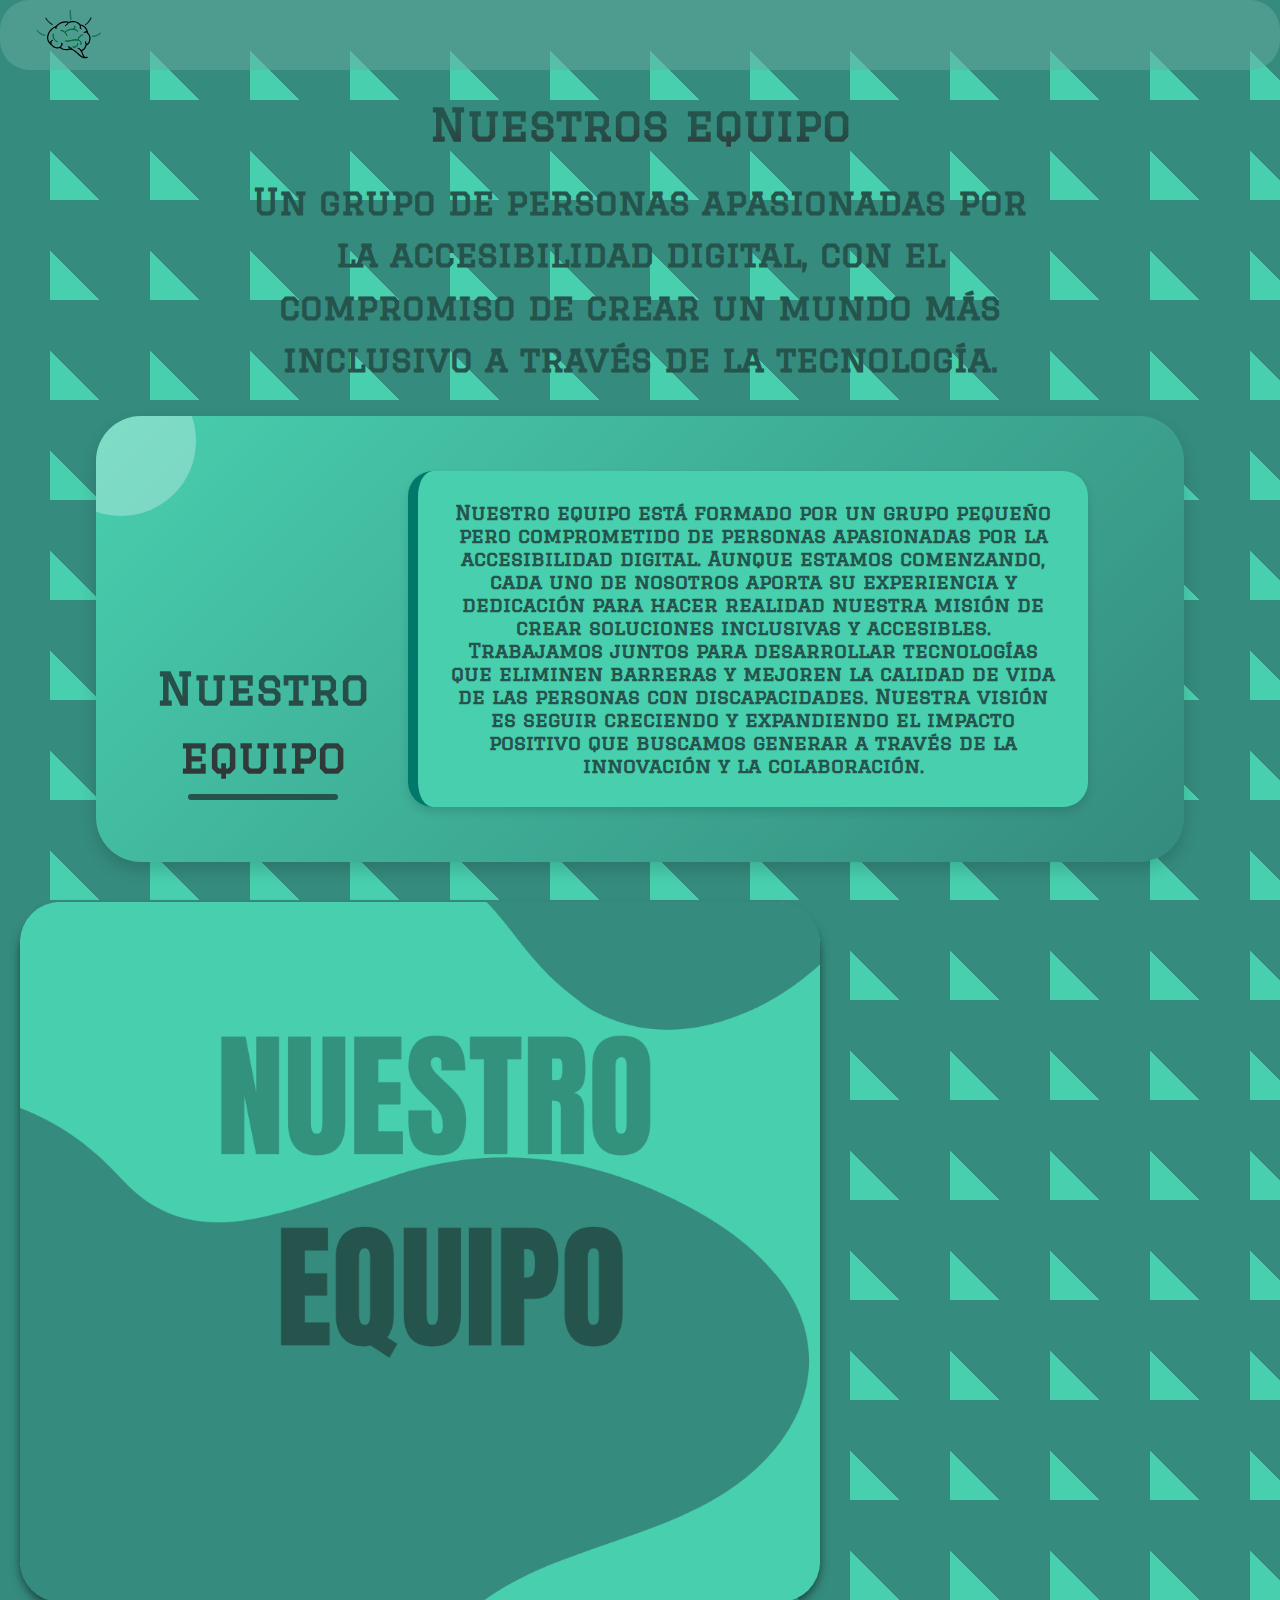
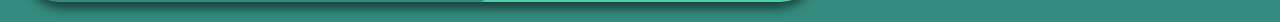
<file: equi.html>
<!DOCTYPE html>
<html lang="es">
<head>
    <meta charset="UTF-8">
    <meta name="viewport" content="width=device-width, initial-scale=1.0">
    <title>Mentes Brillantes -nuestro equipo</title>
    <link rel="stylesheet" href="css/equi.css">
    <link rel="icon" href="logo/logo protada/logo0.svg" type="image/x-icon">
    <script src="js/script.js"></script>
</head>

<body>
    <nav class="menu">
        <a class="left" href="index.html"><img class="loo" src="logo/logo pagina/logo0.svg"></a>
    </nav>

    <section id="presentation">
        <h1 class="titulo">Nuestros equipo</h1>
        <br>
        <div class="content-text">
          <p class="text">
              Un grupo de personas apasionadas por la accesibilidad digital, con el compromiso de crear un mundo más inclusivo a través de la tecnología.
          </p>
        </div>
    </section>

<div class="container-filosofia">
    <h2>Nuestro <br>equipo</h2>
    <div class="filosofia">
        <div class="filosofia-card">
            <p>
              Nuestro equipo está formado por un grupo pequeño pero comprometido de personas apasionadas por la accesibilidad digital. Aunque estamos comenzando, cada uno de nosotros aporta su experiencia y dedicación para hacer realidad nuestra misión de crear soluciones inclusivas y accesibles. Trabajamos juntos para desarrollar tecnologías que eliminen barreras y mejoren la calidad de vida de las personas con discapacidades. Nuestra visión es seguir creciendo y expandiendo el impacto positivo que buscamos generar a través de la innovación y la colaboración.
            </p>
        </div>
    </div>
</div>

<div id="conteiner">
    <div class="cart">
    <img src="img/6.png" alt="fondo  de mentes brillantes">
        <div id="cart-lest">
            <div class="info">
                <h1 class="sub-titulo">Desarrollo personal</h1>
                <br>
                <p class="texto">
                   En nuestro equipo, el desarrollo personal es un pilar fundamental. Sabemos que, para ofrecer soluciones innovadoras y accesibles, es crucial que cada miembro crezca tanto profesional como personalmente. Fomentamos un ambiente de aprendizaje continuo, donde cada uno tiene la oportunidad de adquirir nuevas habilidades, compartir conocimientos y mejorar su desempeño.
<br><br>
                   Nos apoyamos mutuamente en el proceso de aprendizaje, promoviendo la autonomía, la reflexión crítica y la adaptación constante a las nuevas tecnologías y tendencias. Este enfoque no solo contribuye al crecimiento individual, sino que también fortalece la capacidad del equipo para crear soluciones más efectivas y conscientes de las necesidades de las personas con discapacidades.
<br><br>
                   Creemos que el éxito de Mentes Brillantes no solo radica en lo que logramos como empresa, sino también en el crecimiento y desarrollo de cada miembro que forma parte de nuestro proyecto.
             </p>
            </div>
        </div>
    </div>
</div>

</body>
</html>
</file>
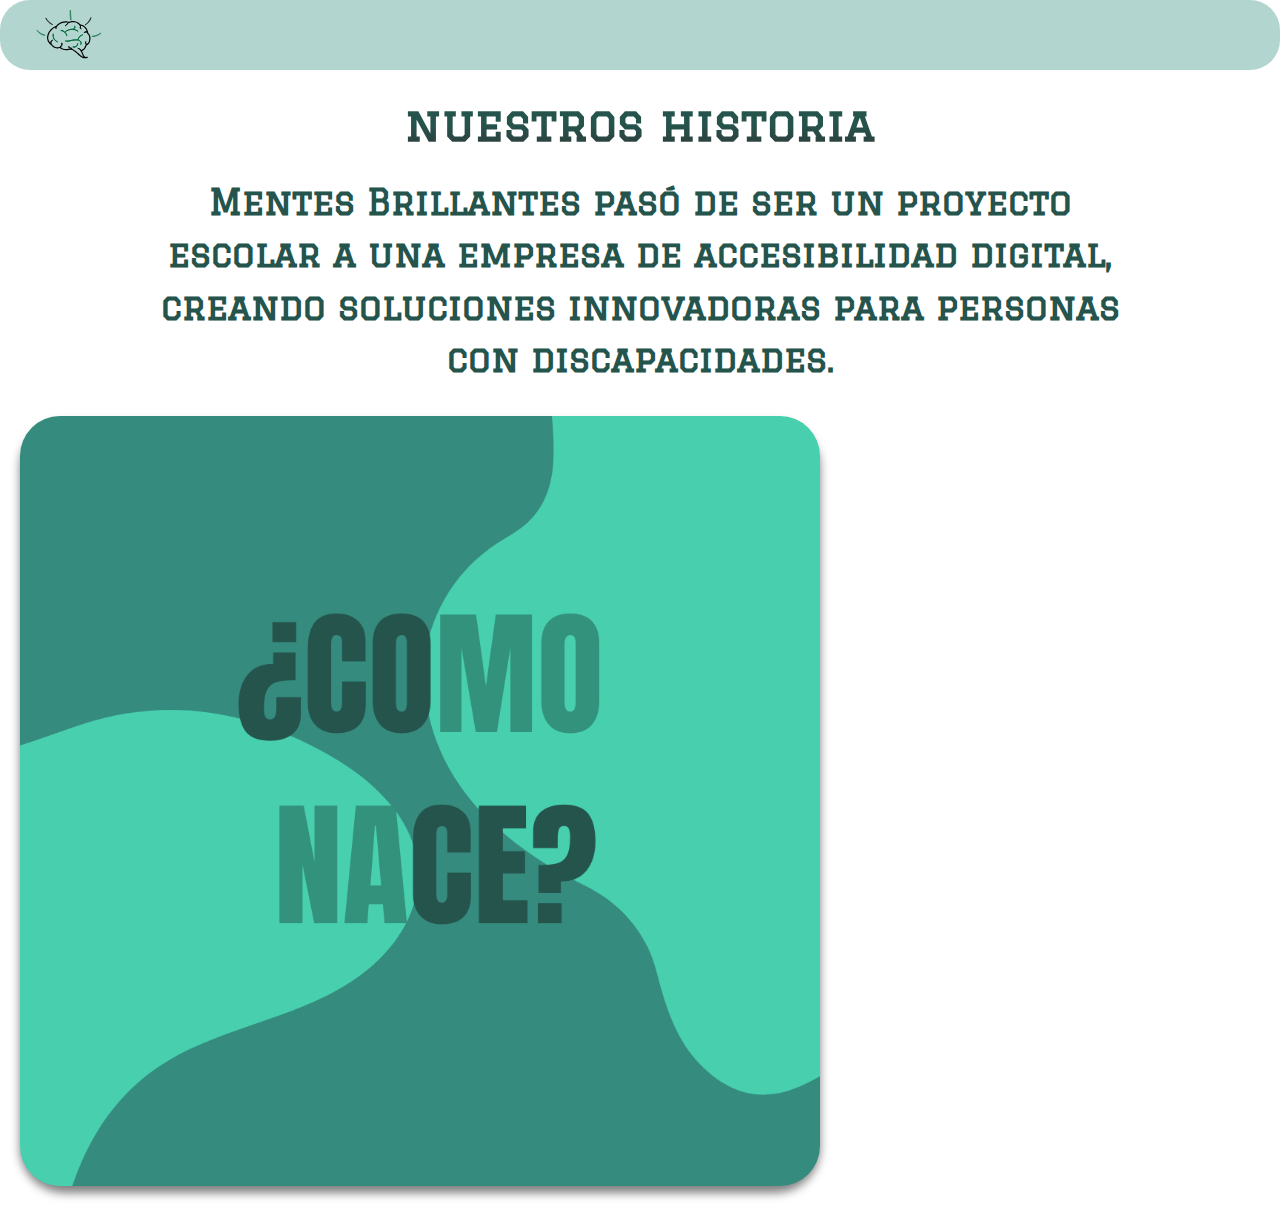
<file: histo.html>
<!DOCTYPE html>
<html lang="es">
<head>
    <meta charset="UTF-8">
    <meta name="viewport" content="width=device-width, initial-scale=1.0">
    <title>Mentes Brillantes - nuestra historias</title>
    <link rel="stylesheet" href="css/histo.css">
    <link rel="icon" href="logo/logo protada/logo0.svg" type="image/x-icon">
    <script src="js/script.js"></script>
</head>
<body>

<nav class="menu">
        <a class="left" href="index.html"><img class="loo" src="logo/logo pagina/logo0.svg"></a>
        <!--<ul class="right">
            <li class="nav-item"><a class="nav-link" href="inicio de sesion.html">iniciar sesion</a></li>
            <li class="nav-item"><a class="nav-link" href="registro.html">registro</a></li>
        </ul>-->
    </nav>

    <section id="presentation">
        <h1 class="titulo">nuestros historia</h1>
        <br>
        <div class="content-text">
          <p class="text">
            Mentes Brillantes pasó de ser un proyecto escolar a una empresa de accesibilidad digital, creando soluciones innovadoras para personas con discapacidades.
          </p>
        </div>
    </section>

<div id="conteiner">
    <div class="cart">
    <img src="img/5.png" alt="fondo  de mentes brillantes">
        <div id="cart-lest">
            <div class="info">
                <h1 class="sub-titulo">como nace</h1>
                <p class="texto">                  
                  Mentes Brillantes tuvo sus inicios como un proyecto escolar en el último año de secundaria, bajo el nombre Soluciones Brillantes. La idea surgió con el propósito de desarrollar una página web enfocada en la accesibilidad digital, permitiendo que personas con discapacidades pudieran aprender e interactuar en un entorno inclusivo.
<br><br>
                  A medida que avanzábamos en el proyecto, nos dimos cuenta del gran impacto que podía tener y de la importancia de seguir trabajando en soluciones accesibles. Sin embargo, al finalizar el año, algunos integrantes decidieron no continuar con la iniciativa, mientras que otros vimos en ella una oportunidad para hacer una diferencia real en la sociedad.
<br><br>
                  Decidimos convertir Soluciones Brillantes en Mentes Brillantes, una empresa de accesibilidad digital comprometida con la creación de herramientas tecnológicas innovadoras que eliminen barreras y fomenten la inclusión en el mundo digital.
             </p>
            </div>
        </div>
    </div>
</div>


</body>
</html>
</file>
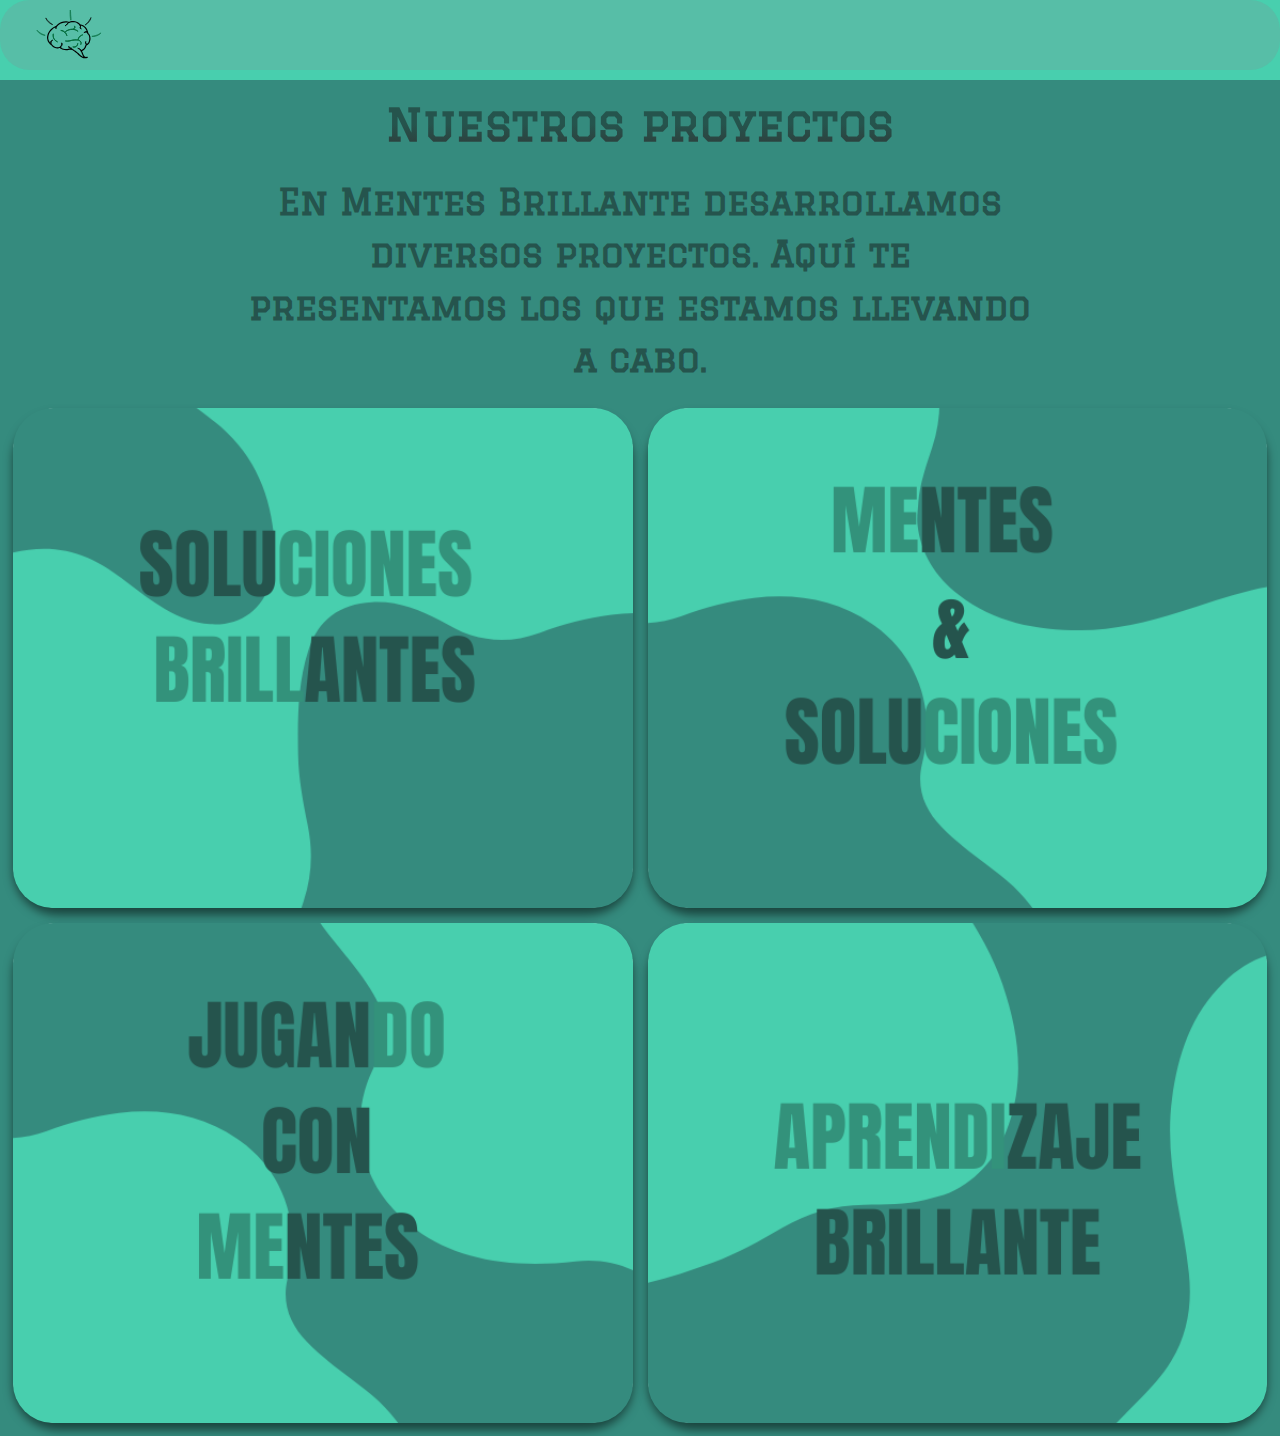
<file: nuesto.html>
<!DOCTYPE html>
<html lang="es">
<head>
    <meta charset="UTF-8">
    <meta name="viewport" content="width=device-width, initial-scale=1.0">
    <title>Mentes Brillantes - Nuestros Proyectos</title>
    <link rel="stylesheet" href="css/nuesto.css">
    <link rel="icon" href="logo/logo protada/logo0.svg" type="image/x-icon">
    <script src="js/script.js"></script>
</head>

<body>
    <nav class="menu">
        <a class="left" href="index.html"><img class="loo" src="logo/logo pagina/logo0.svg"></a>
    </nav>

    <section id="presentation">
        <h1 class="titulo">Nuestros proyectos</h1>
        <br>
        <div class="content-text">
          <p class="text">
            En Mentes Brillante desarrollamos diversos proyectos. Aquí te presentamos los que estamos llevando a cabo.
          </p>
        </div>
    </section>

   <main>
        <div class="cart">
            <img src="img/sb.png">
            <div class="info">
                <h1 class="subtitu">en desarrollo...</h1>
                <p class="texto">
                   Soluciones Brillantes es una plataforma de aprendizaje con juegos diseñada para personas con discapacidades intelectuales. Además de los juegos, ofrece información para padres y profesores, fomentando la concienciación y el aprendizaje inclusivo.
               </p>
                <a href="en desarrollo" class="btn1">visitar</a>
            </div>
        </div>

    <div class="cart">
        <img src="img/ms.png">
        <div class="info">
            <h1 class="subtitu">en desarrollo...</h1>
            <p class="texto">...</p>
            <a href="en desarrollo" class="btn2">visitar</a>
        </div>
    </div>

    <div class="cart">
        <img src="img/jcm.png">
        <div class="info">
            <h1 class="subtitu">en desarrollo...</h1>
            <p class="texto">...</p>
            <a href="en desarrollo" class="btn1">visitar</a>
        </div>
    </div>

    <div class="cart">
        <img src="img/ab.png">
        <div class="info">
            <h1 class="subtitu">en desarrollo...</h1>
            <p class="texto">...</p>
            <a href="en desarrollo" class="btn2">visitar</a>
        </div>
    </div>
    </main>
</body>
</html>
</file>
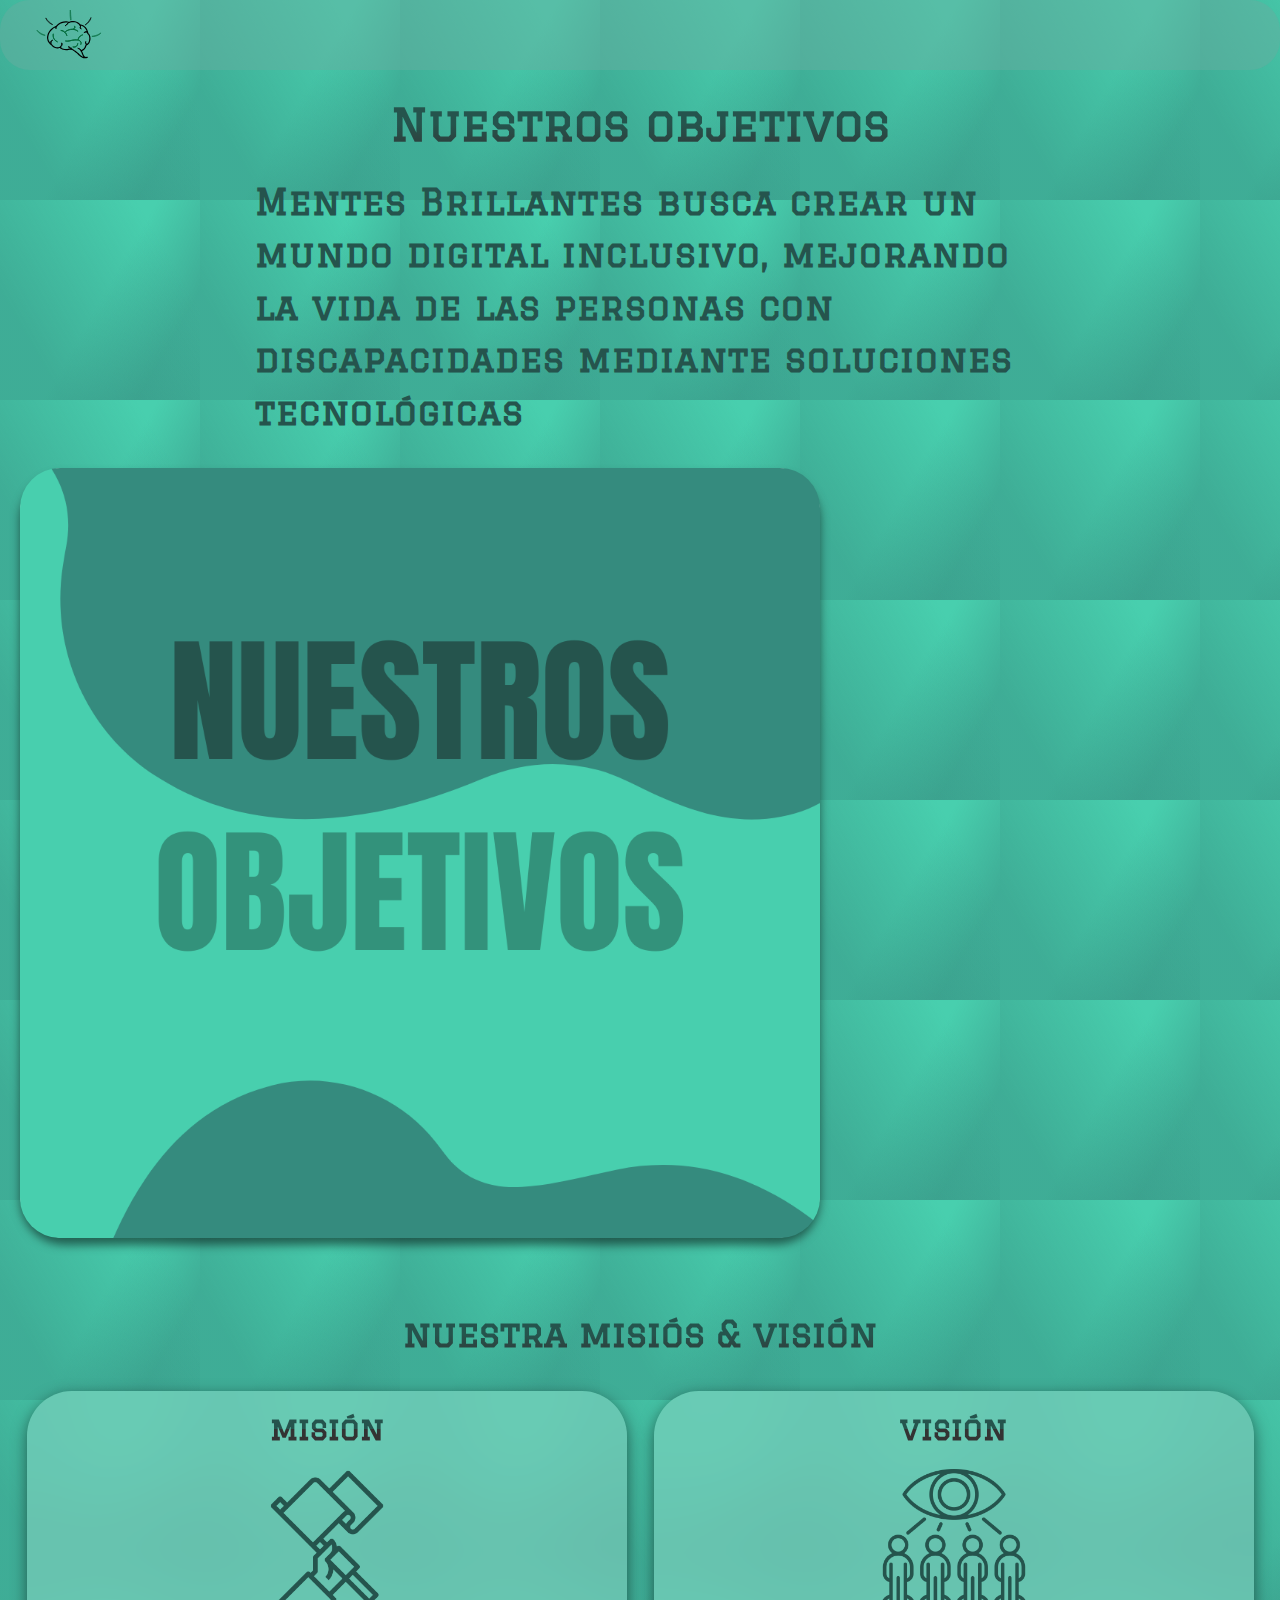
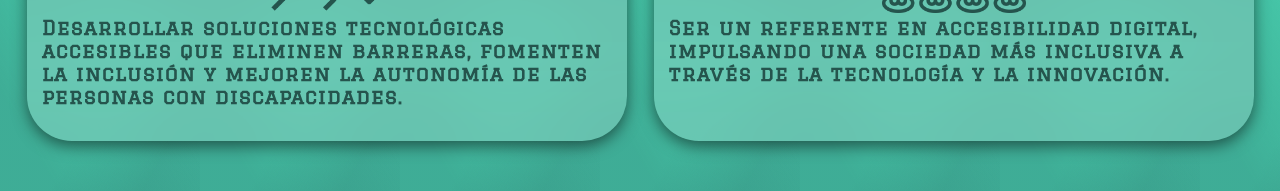
<file: obje.html>
<!DOCTYPE html>
<html lang="es">
<head>
    <meta charset="UTF-8">
    <meta name="viewport" content="width=device-width, initial-scale=1.0">
    <title>Mentes Brillantes - objetivos</title>
    <link rel="stylesheet" href="css/obje.css">
    <link rel="icon" href="logo/logo protada/logo0.svg" type="image/x-icon">
    <script src="js/script.js"></script>
</head>

<body>
    <nav class="menu">
        <a class="left" href="index.html"><img class="loo" src="logo/logo pagina/logo0.svg"></a>
    </nav>

    <section id="presentation">
        <h1 class="titulo">Nuestros objetivos</h1>
        <br>
        <div class="content-text">
          <p class="text">
             Mentes Brillantes busca crear un mundo digital inclusivo, mejorando la vida de las personas con discapacidades mediante soluciones tecnológicas
          </p>
        </div>
    </section>

<div id="conteiner">
    <div class="cart">
    <img src="img/4.png" alt="fondo  de mentes brillantes">
        <div id="cart-lest">
            <div class="info">
                <h1 class="sub-titulo">nuestros objetivos</h1>
                <br>
                <p class="texto">                  
                  En Mentes Brillantes, nuestro objetivo es desarrollar soluciones accesibles y efectivas para personas con discapacidades, utilizando la tecnología como una herramienta que elimine barreras. Creemos firmemente que la tecnología no debe ser un obstáculo, sino un medio para mejorar la calidad de vida y ofrecer nuevas oportunidades. Para lograrlo, nos enfocamos en dos áreas clave: la robótica y el desarrollo de sitios web accesibles.
<br><br>
                  A través de la robótica, buscamos crear dispositivos innovadores que ayuden a las personas con discapacidades físicas a ganar independencia, facilitando tareas cotidianas y promoviendo su autonomía.
<br><br>
                  Por otro lado, con el desarrollo de sitios web accesibles, trabajamos para garantizar que todas las personas, sin importar sus capacidades, puedan acceder a la información, el aprendizaje y los servicios en línea sin obstáculos. Creamos plataformas inclusivas, fáciles de usar y adaptadas a las diferentes discapacidades, permitiendo una experiencia digital equitativa para todos.
             </p>
            </div>
        </div>
    </div>
</div>

<section id="services">
    <h1 class="titule">nuestra misiós & visión</h1>

    <div id="services-container">
        <div class="service-cart">
            <h3>misión</h3>
            <img src="img/mision.png" alt="Páginas de Información">
            <p>
              Desarrollar soluciones tecnológicas accesibles que eliminen barreras, fomenten la inclusión y mejoren la autonomía de las personas con discapacidades.
            </p>
        </div>
        
        <div class="service-cart">
            <h3>visión</h3>
            <img src="img/vision.png" alt="Páginas con Juegos">
            <p>
              Ser un referente en accesibilidad digital, impulsando una sociedad más inclusiva a través de la tecnología y la innovación.
            </p>
        </div>
    </div>
</section>

</body>
</html>
</file>
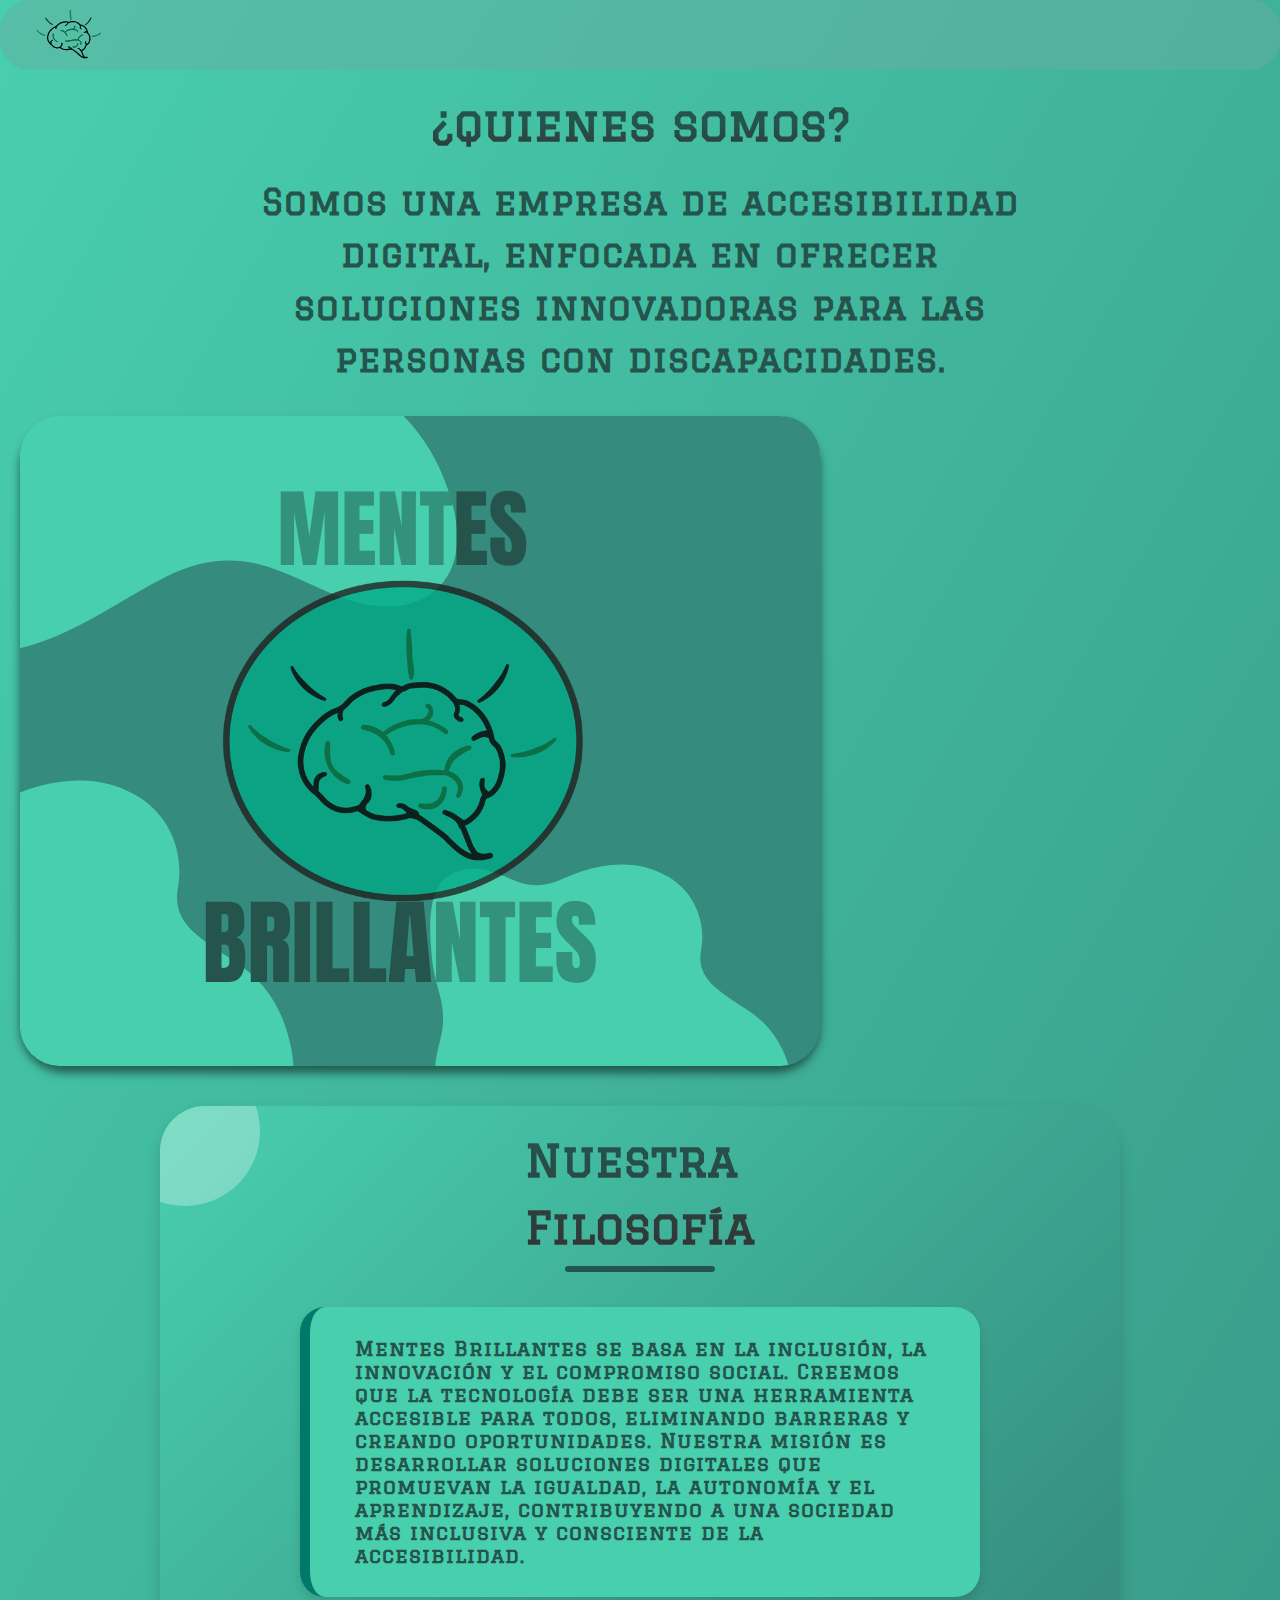
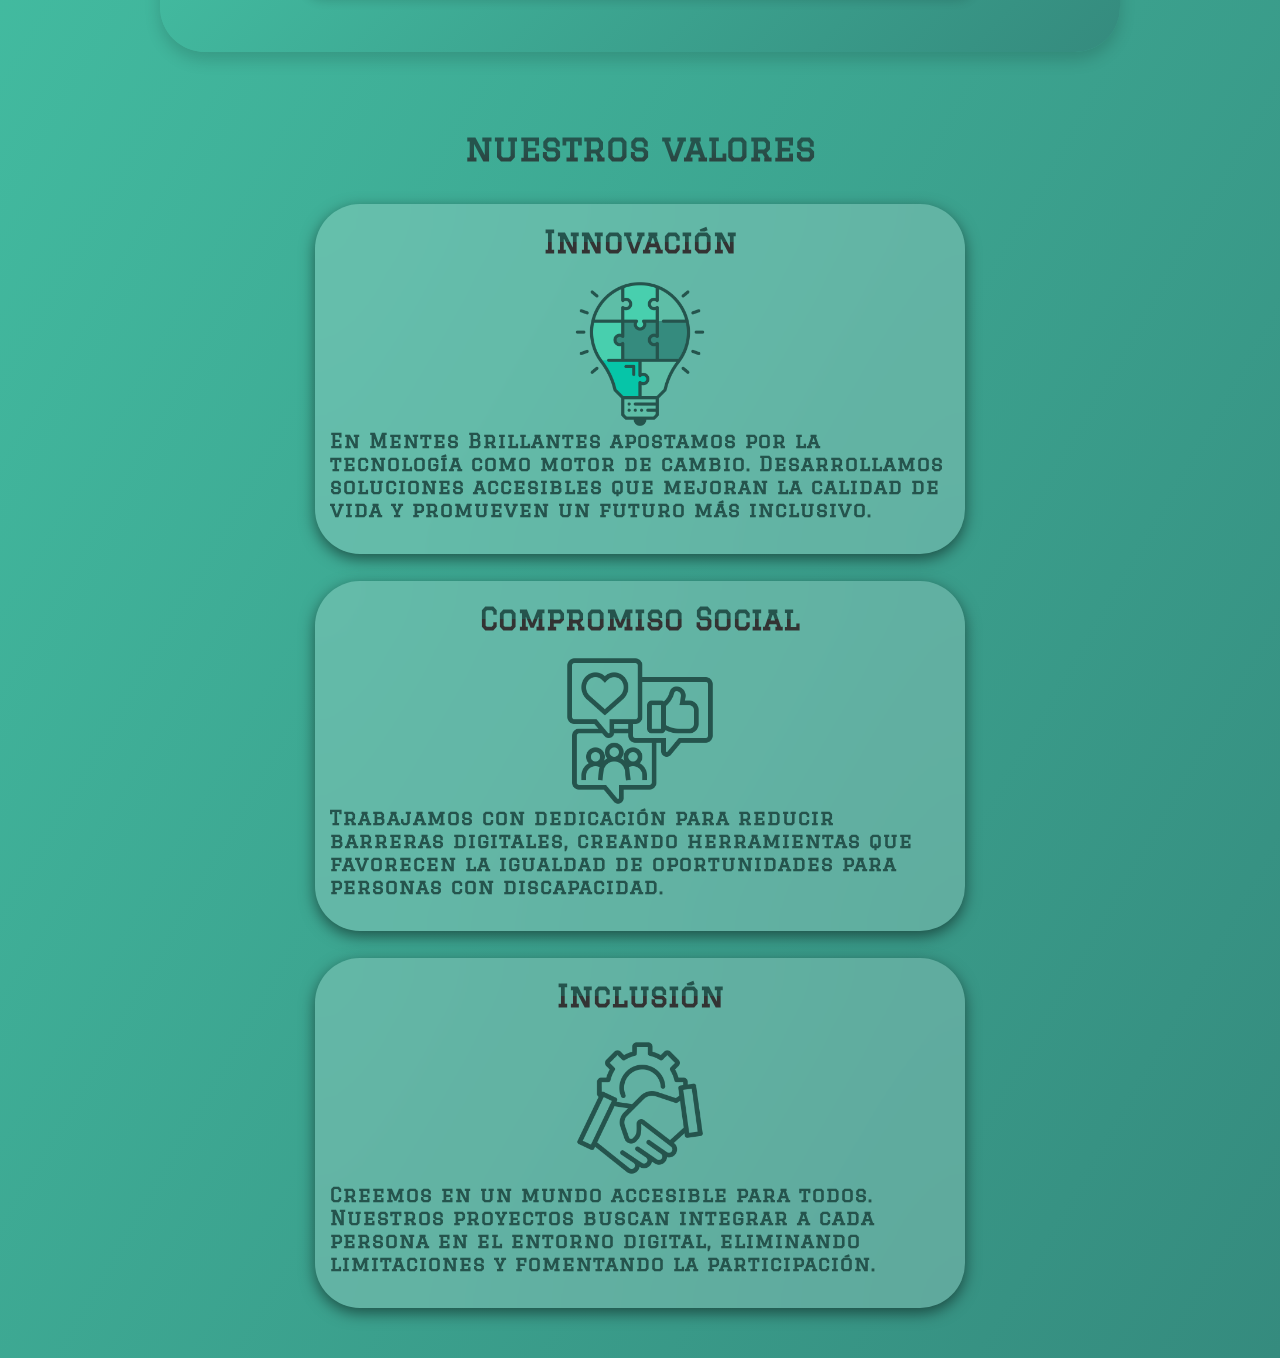
<file: quien.html>
<!DOCTYPE html>
<html lang="es">
<head>
    <meta charset="UTF-8">
    <meta name="viewport" content="width=device-width, initial-scale=1.0">
    <title>Mentes Brillantes - quienes somos</title>
    <link rel="stylesheet" href="css/quien.css">
    <link rel="icon" href="logo/logo protada/logo0.svg" type="image/x-icon">
    <script src="js/script.js"></script>
</head>
<body>

<nav class="menu">
        <a class="left" href="index.html"><img class="loo" src="logo/logo pagina/logo0.svg"></a>
        <!--<ul class="right">
            <li class="nav-item"><a class="nav-link" href="inicio de sesion.html">iniciar sesion</a></li>
            <li class="nav-item"><a class="nav-link" href="registro.html">registro</a></li>
        </ul>-->
    </nav>

    <section id="presentation">
        <h1 class="titulo">¿quienes somos?</h1>
        <br>
        <div class="content-text">
          <p class="text">
            Somos una empresa de accesibilidad digital, enfocada en ofrecer soluciones innovadoras para las personas con discapacidades.
          </p>
        </div>
    </section>

<div id="conteiner">
    <div class="cart">
    <img src="img/mentes.png" alt="fondo  de mentes brillantes">
        <div id="cart-lest">
            <div class="info">
                <h1 class="sub-titulo">mentes brillantes</h1>
                <br>
                <p class="texto">
                   Mentes Brillantes es una empresa dedicada a la accesibilidad digital, con el propósito de desarrollar soluciones tecnológicas que permitan a las personas con discapacidades desenvolverse en el entorno digital sin barreras. Nos especializamos en la creación de plataformas, herramientas y recursos diseñados para facilitar el aprendizaje, la comunicación y el acceso a la información, promoviendo la inclusión en todos los ámbitos.
                   <br>
                  <br>
                  Nuestro enfoque se basa en la innovación y la empatía, asegurando que cada una de nuestras soluciones responda a las necesidades específicas de nuestros usuarios. Trabajamos en el desarrollo de juegos educativos, materiales informativos y espacios digitales accesibles que no solo brindan oportunidades de aprendizaje, sino que también fomentan la participación e integración de las personas con discapacidad en la sociedad digital.
             </p>
            </div>
        </div>
    </div>
</div>

<div class="container-filosofia">
    <h2>Nuestra <br>Filosofía</h2>
    <div class="filosofia">
        <div class="filosofia-card">
            <p>
              Mentes Brillantes se basa en la inclusión, la innovación y el compromiso social. Creemos que la tecnología debe ser una herramienta accesible para todos, eliminando barreras y creando oportunidades. Nuestra misión es desarrollar soluciones digitales que promuevan la igualdad, la autonomía y el aprendizaje, contribuyendo a una sociedad más inclusiva y consciente de la accesibilidad.
            </p>
        </div>
    </div>
</div>


<section id="services">
    <h1 class="titule">nuestros valores</h1>

    <div id="services-container">
        <div class="service-card">
            <h3>Innovación</h3>
            <img src="img/innovacion.png" alt="Páginas de Información">
            <p>
             En Mentes Brillantes apostamos por la tecnología como motor de cambio. Desarrollamos soluciones accesibles que mejoran la calidad de vida y promueven un futuro más inclusivo.
            </p>
        </div>
        
        <div class="service-card">
            <h3>Compromiso Social</h3>
            <img src="img/comunicacion-social.png" alt="Páginas Educativas">
            <p>
              Trabajamos con dedicación para reducir barreras digitales, creando herramientas que favorecen la igualdad de oportunidades para personas con discapacidad.
            </p>
        </div>
        
        <div class="service-card">
            <h3>Inclusión</h3>
            <img src="img/colaboracion.png" alt="Páginas con Juegos">
            <p>
              Creemos en un mundo accesible para todos. Nuestros proyectos buscan integrar a cada persona en el entorno digital, eliminando limitaciones y fomentando la participación.
            </p>
        </div>
    </div>
</section>

</body>
</html>
</file>
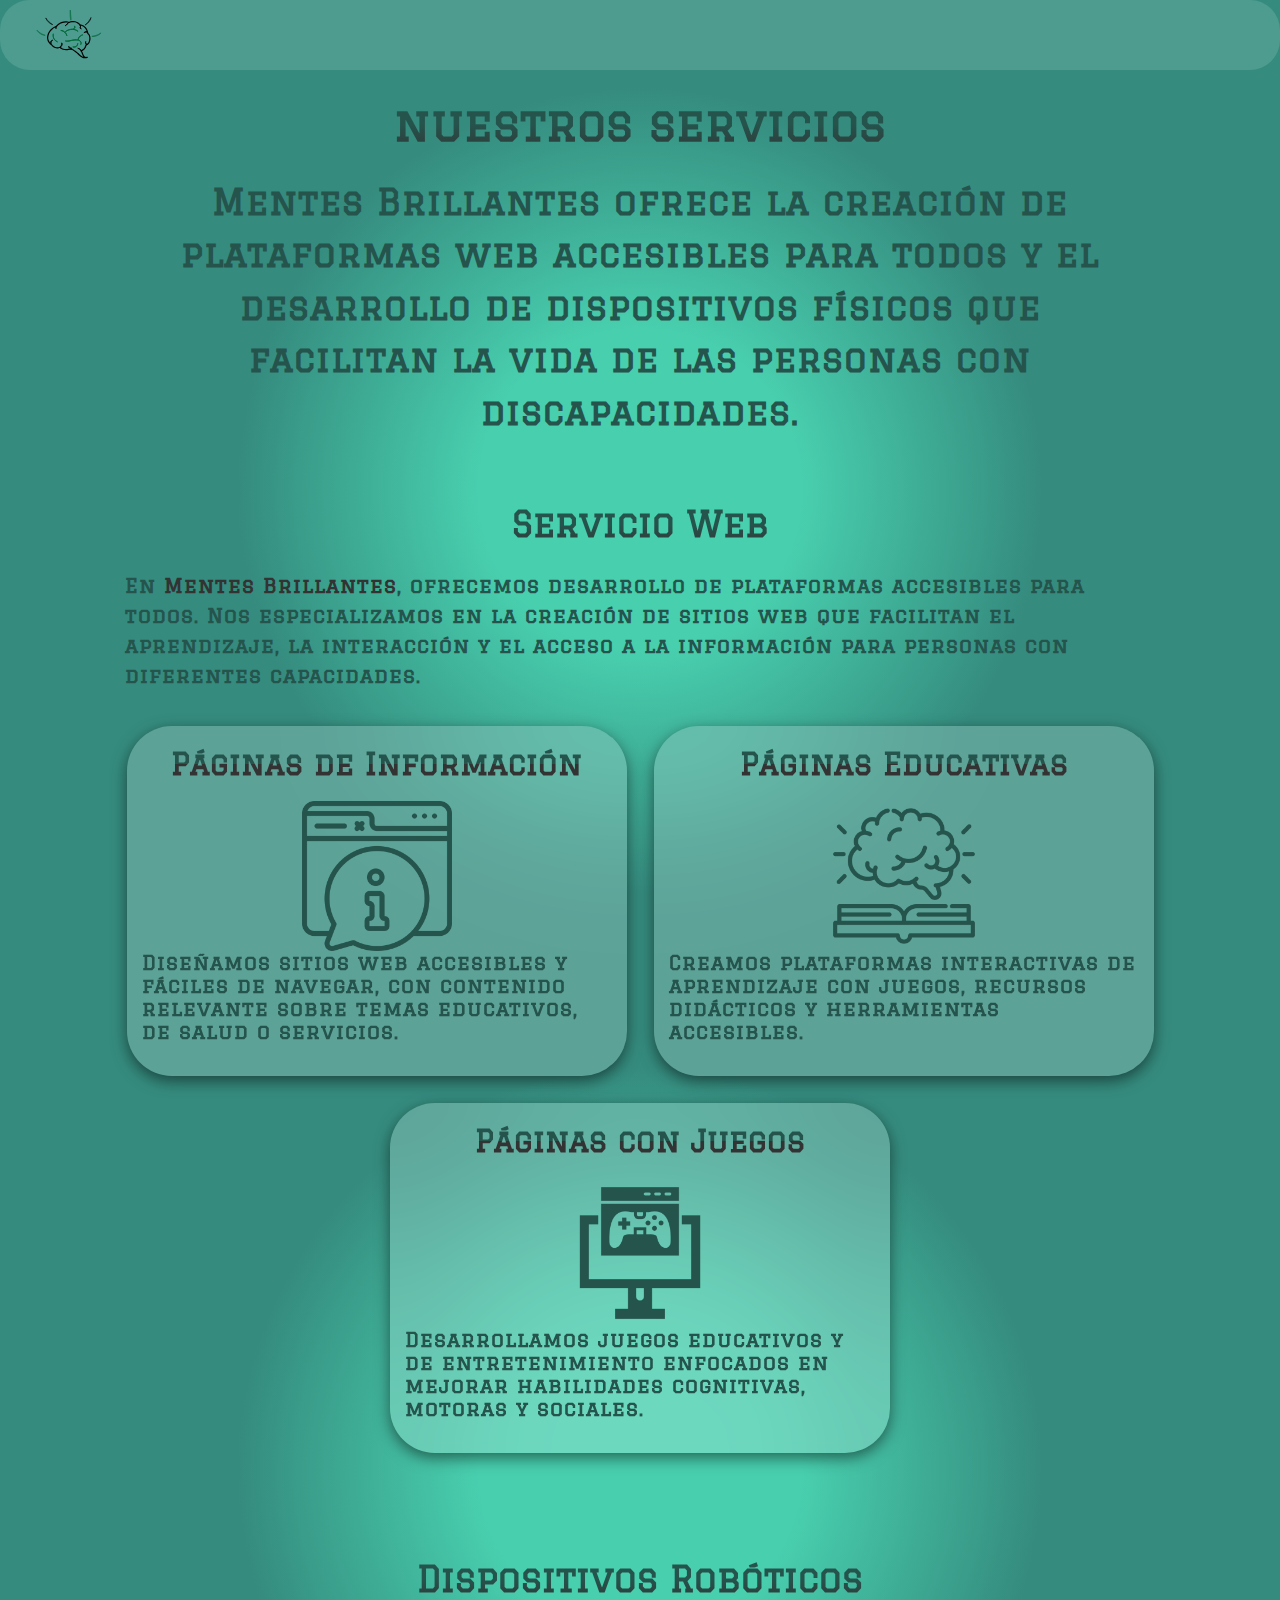
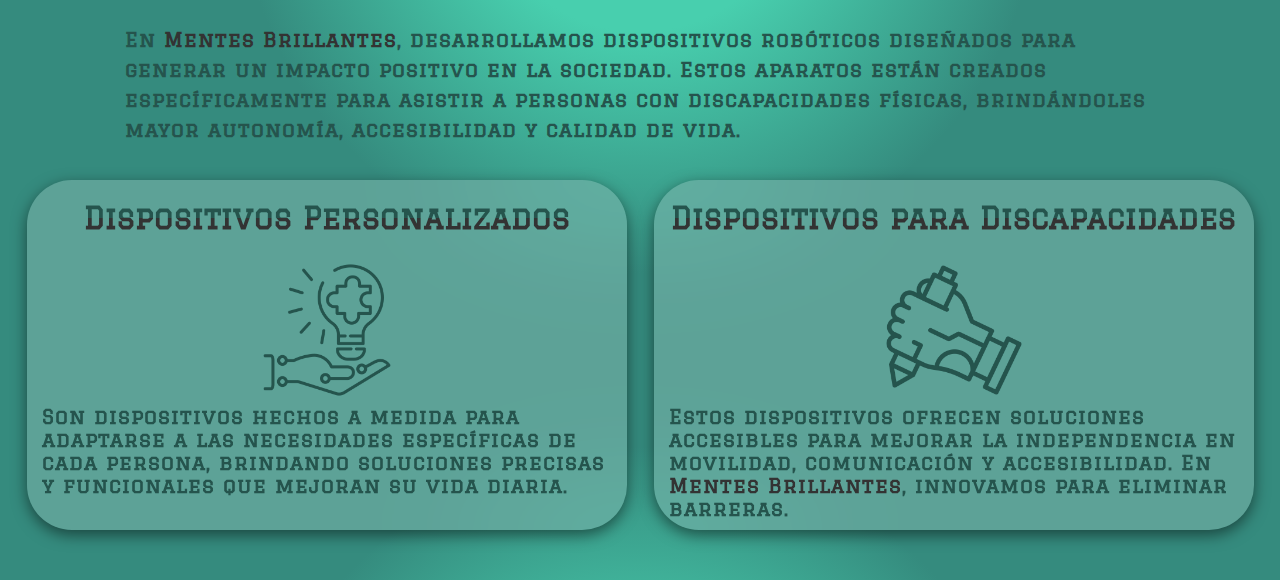
<file: servis.html>
<!DOCTYPE html>
<html lang="es">
<head>
    <meta charset="UTF-8">
    <meta name="viewport" content="width=device-width, initial-scale=1.0">
    <title>Mentes Brillantes - nuestros serviciós</title>
    <link rel="stylesheet" href="css/servis.css">
    <link rel="icon" href="logo/logo protada/logo0.svg" type="image/x-icon">
    <script src="js/script.js"></script>
</head>
<body>

<nav class="menu">
        <a class="left" href="index.html"><img class="loo" src="logo/logo pagina/logo0.svg"></a>
        <!--<ul class="right">
            <li class="nav-item"><a class="nav-link" href="inicio de sesion.html">iniciar sesion</a></li>
            <li class="nav-item"><a class="nav-link" href="registro.html">registro</a></li>
        </ul>-->
    </nav>

    <section id="presentation">
        <h1 class="titulo">nuestros servicios</h1>
        <br>
        <div class="content-text">
          <p class="text">
            Mentes Brillantes ofrece la creación de plataformas web accesibles para todos y el desarrollo de dispositivos físicos que facilitan la vida de las personas con discapacidades.
          </p>
        </div>
    </section>

<section id="services">
    <h1 class="titule">Servicio Web</h1>
    <p class="descripcion-servicio">
        En <strong>Mentes Brillantes</strong>, ofrecemos desarrollo de plataformas accesibles para todos. Nos especializamos en la creación de sitios web que facilitan el aprendizaje, la interacción y el acceso a la información para personas con diferentes capacidades.
    </p>


    <div id="services-container">
        <div class="service-card">
            <h3>Páginas de Información</h3>
            <img src="img/info.png" alt="Páginas de Información">
            <p>
             Diseñamos sitios web accesibles y fáciles de navegar, con contenido relevante sobre temas educativos, de salud o servicios.
            </p>
        </div>
        
        <div class="service-card">
            <h3>Páginas Educativas</h3>
            <img src="img/educa.png" alt="Páginas Educativas">
            <p>
              Creamos plataformas interactivas de aprendizaje con juegos, recursos didácticos y herramientas accesibles.
            </p>
        </div>
        
        <div class="service-card">
            <h3>Páginas con Juegos</h3>
            <img src="img/juego.png" alt="Páginas con Juegos">
            <p>
              Desarrollamos juegos educativos y de entretenimiento enfocados en mejorar habilidades cognitivas, motoras y sociales.
            </p>
        </div>
    </div>
</section>

<section id="services">
    <h1 class="titule">Dispositivos Robóticos</h1>
    <p class="descripcion-servicio">
        En <strong>Mentes Brillantes</strong>, desarrollamos dispositivos robóticos diseñados para generar un impacto positivo en la sociedad. Estos aparatos están creados específicamente para asistir a personas con discapacidades físicas, brindándoles mayor autonomía, accesibilidad y calidad de vida.
    </p>


    <div id="services-container">
        <div class="service-cart">
            <h3>Dispositivos Personalizados</h3>
            <img src="img/personalizado.png" alt="Páginas de Información">
            <p>
              Son dispositivos hechos a medida para adaptarse a las necesidades específicas de cada persona, brindando soluciones precisas y funcionales que mejoran su vida diaria.
            </p>
        </div>
        
        <div class="service-cart">
            <h3>Dispositivos para Discapacidades</h3>
            <img src="img/mano.png" alt="Páginas con Juegos">
            <p>
              Estos dispositivos ofrecen soluciones accesibles para mejorar la independencia en movilidad, comunicación y accesibilidad. En <strong>Mentes Brillantes</strong>, innovamos para eliminar barreras.
            </p>
        </div>
    </div>
</section>

</body>
</html>
</file>
<file: css/equi.css>
@import url('https://fonts.googleapis.com/css2?family=Graduate&display=swap');

*,
*::before,
*::after {
    margin: 0;
    padding: 0;
    box-sizing: border-box;
}

img {
    max-width: 100%;
}

body {
    background: linear-gradient(45deg, #48CFAE 25%, #358B7E 25%) -50px 0,
                linear-gradient(45deg, #48CFAE 25%, #358B7E 25%) 0px 0,
                linear-gradient(45deg, #48CFAE 25%, #358B7E 25%) 50px 0,
                linear-gradient(45deg, #48CFAE 25%, #358B7E 25%) -50px 50px;
    background-size: 100px 100px;
    animation: rayas 4s linear infinite;
    margin: 0;
    overflow-x: hidden;
    height: 100vh;
    position: relative;
}

@keyframes rayas {
    0% {
        background-position: 0px 0px, 0px 0px, 0px 0px, 0px 0px;
    }
    100% {
        background-position: 100px 100px, 100px 100px, 100px 100px, 100px 100px;
    }
}

/*menu*/
nav {
    justify-content: space-between;
    background-color: rgba(102, 174, 160, 0.5); /* Fondo negro semitransparente */
    padding: 10px; /* Espaciado interior del menú */
    position: fixed; /* Fijar el menú en la parte superior */
    width: 100%; /* Ancho completo */
    z-index: 1000; /* Capa z-index para asegurar que esté encima de otros elementos */
    display: flex; /* Usar flexbox para el contenedor del menú */
    align-items: center;
    border-radius: 30px;
    transition: top 0.3s; /* Transición suave para el movimiento del menú */
    top: 0; /* Posición inicial en la parte superior */
}

nav .left img {
    height: 50px; /* Ajusta el tamaño de la imagen según sea necesario */
    width: auto; /* Mantener las proporciones de la imagen */
}

nav.hidden {
    top: -80px; /* Altura del menú para ocultarlo fuera de la vista */
}

nav .left, nav .right {
    display: flex;
}

nav ul {
    list-style-type: none;
    margin: 0;
    padding: 1;
    font-family: "Graduate", serif;
    font-weight: 800;
    font-style: normal;
}

nav ul.left li {
    display: inline;
    margin-right: 20px;
    font-size: 20px;
    font-family: "Graduate", serif;
    font-weight: 800;
    font-style: normal;
}

nav ul.right li {
    margin-left: 20px;
    font-size: 20px;
    font-family: "Graduate", serif;
    font-weight: 800;
    font-style: normal;
}

nav ul li a {
    color: #000000;
    text-decoration: none;
    font-family: "Graduate", serif;
    font-weight: 800;
    font-style: normal;
    font-size: 24px;
    text-transform: uppercase;
}

.menu a {
    position: relative;
    color: #333; /* Color del texto enlaces */
    text-decoration: none; /* Sin subrayado en los enlaces */
    font-size: 18px; /* Tamaño de fuente */
    margin-right: 20px; /* Espacio entre elementos del menú */
    transition: color 0.3s ease; /* Transición suave para el color del texto */
}

.menu a::after {
    content: '';
    position: absolute;
    width: 0;
    height: 2px;
    display: block;
    margin-top: 5px;
    right: 0;
    background: #ffffff;
    transition: width 0.3s ease, right 0.3s ease;
}

.menu a:hover::after {
    width: 100%;
    right: 0;
}

.menu a:hover {
    color: #ffffff; /* Color del texto al pasar el mouse */
}

/* Estilos específicos para el enlace con la clase left */
.menu .left {
    position: relative;
    font-size: 24px; /* Tamaño de fuente para el nombre */
    margin-left: 20px; /* Espacio a la izquierda del nombre */
}

.menu .left::after {
    content: '';
    position: absolute;
    width: 0;
    height: 2px;
    display: block;
    margin-top: 5px;
    left: 0;
    bottom: -5px; /* Mueve la línea debajo del nombre */
    background: #ffffff;
    transition: width 0.3s ease;
}

.menu .left:hover::after {
    width: 100%;
}

.menu .left:hover {
    color: #ffffff; /* Color del texto al pasar el mouse sobre el nombre */
}

/* Estilo para el section */
#presentation {
    display: flex;
    flex-direction: column;
    justify-content: center;
    align-items: center;
    padding: 10px 10px; /* Ajusta el espacio arriba y abajo */
    margin-top: 80px; /* Mueve el section más hacia abajo */
    background: none; /* Elimina el fondo */
    text-align: center; /* Centra el texto */
}

/* Estilo para el título */
.titulo {
    text-align: center;
    font-family: "Graduate", serif;
    font-weight: 800;
    font-style: normal;
    font-size: 45px;
    background: linear-gradient(to top, #333 0%, #25544D 50%);
    background-clip: text;
    -webkit-background-clip: text;
    -webkit-text-fill-color: transparent;
    line-height: 1.5;
    animation: fadeInUp 1s ease-out;
}

/* Estilo para el texto */
#presentation .content-text .text {
    font-family: "Graduate", serif;
    font-weight: 800;
    font-size: 35px;
    color: #25544D; /* O el color que prefieras */
    max-width: 800px; /* Opcional, ajusta el tamaño del texto */
    line-height: 1.5;
    animation: fadeInUp 1s ease-out;
}

/* Animación de entrada */
@keyframes fadeInUp {
    0% {
        opacity: 0;
        transform: translateY(20px);
    }
    100% {
        opacity: 1;
        transform: translateY(0);
    }
}

/* Animación de salida */
@keyframes fadeOutDown {
    0% {
        opacity: 1;
        transform: translateY(0);
    }
    100% {
        opacity: 0;
        transform: translateY(20px);
    }
}

/* Estilo base para ocultar los elementos */
.hidden {
    opacity: 0;
    animation: fadeOutDown 1s ease-out forwards;
    transform: translateY(20px);
}

/* Cuando la sección es visible, los elementos se muestran con animación de entrada */
.visible {
    animation: fadeInUp 1s ease-out forwards;
}

/* Estilo para la salida (cuando la sección deja de estar visible) */
.hide {
    animation: fadeOutDown 1s ease-in forwards;
}

.container-filosofia {
    width: 85%;
    margin: 20px auto;
    padding: 20px 20px;
    background: linear-gradient(135deg, #48CFAE 0%, #358B7E 100%);
    border-radius: 45px;
    box-shadow: 0 8px 16px rgba(0, 0, 0, 0.15);
    text-align: center;
    transition: transform 0.3s ease, box-shadow 0.3s ease;
    position: relative;
    overflow: hidden;
}

/* Efecto sutil al pasar el mouse */
.container-filosofia:hover {
    transform: scale(1.03);
    box-shadow: 0 10px 20px rgba(0, 0, 0, 0.2);
}

/* Título */
.container-filosofia h2 {
    text-align: center;
    font-family: "Graduate", serif;
    font-weight: 800;
    font-style: normal;
    font-size: 45px;
    background: linear-gradient(to top, #333 10%, #25544D 90%);
    background-clip: text;
    -webkit-background-clip: text;
    -webkit-text-fill-color: transparent;
    line-height: 1.5;
    position: relative;
    display: inline-block;
}

/* Línea decorativa debajo del título */
.container-filosofia h2::after {
    content: "";
    width: 150px;
    height: 6px;
    background: #25544D;
    display: block;
    margin: 5px auto 0; 
    border-radius: 10px;
}

/* Fondo de la sección con opacidad */
.filosofia {
    background: transparent;
    padding: 35px;
    border: none;
    display: inline-block;
    max-width: 750px;
}

/* Tarjeta de contenido */
.filosofia-card {
    background: #48CFAE;
    border-left: 10px solid #00796b;
    padding: 30px;
    text-align: center;
    font-size: 20px;
    color: #25544D;
    font-family: "Graduate", serif;
    font-weight: 800;
    border-radius: 25px;
    box-shadow: 0 5px 10px rgba(0, 0, 0, 0.12);
    position: relative;
    transition: transform 0.3s ease, box-shadow 0.3s ease;
}

/* Efecto hover en la tarjeta */
.filosofia-card:hover {
    transform: scale(1.05);
    box-shadow: 0 8px 16px rgba(0, 0, 0, 0.15);
}

/* Animación de un brillo sutil */
.container-filosofia::before {
    content: "";
    position: absolute;
    top: -50px;
    left: -50px;
    width: 150px;
    height: 150px;
    background: rgba(255, 255, 255, 0.3);
    border-radius: 50%;
    animation: brillo 4s infinite alternate;
}

@keyframes brillo {
    0% {
        transform: translate(0, 0) scale(1);
        opacity: 0.4;
    }
    100% {
        transform: translate(30px, 30px) scale(1.3);
        opacity: 0.7;
    }
}

#conteiner {
    flex: 0 0 16.66%;
    display: flex;
    justify-content: left;
    align-items: flex-end;
    padding: 20px;
    flex-shrink: 0; /* Evita que las cartas se compriman */
}

/* Cartas más anchas y con menos separación */
.cart {
    position: relative;
    display: flex;
    align-items: flex-end;
    width: 800px;
    height: 700px; /* Hacemos que las cartas sean más altas */
    padding: 30px 25px;
    background: #fff;
    box-shadow: 0px 7px 10px rgba(0, 0, 0, 0.5);
    border-radius: 45px;
    margin-right: 5px; /* Menos separación entre las cartas */
    transition: transform 0.3s ease-in-out;
}

/* Efecto hover para las cartas */
.cart:hover {/*este*/
    transform: translateY(-10px);
}

/* Efecto de gradiente al pasar el mouse */
.cart:after {/*este tambien*/
    content: "";
    position: absolute;
    top: 0;
    left: 0;
    display: block;
    width: 100%;
    height: 100%;
    background: linear-gradient(to bottom, rgba(72, 207, 174, 0.5), rgba(53, 139, 126, 0.5));
    transition: all 0.5s;
    opacity: 0;
    border-radius: 40px;
}

.cart:hover:after {
    opacity: 1;
}

/* Hacer que la imagen se ajuste bien dentro de la carta */
.cart > img {
    width: 100%;
    height: 100%;
    object-fit: cover; /* Para que la imagen se ajuste correctamente dentro de la carta */
    position: absolute;
    top: 0;
    left: 0;
    border-radius: 40px;
}

/* Mostrar la información solo cuando se pasa el ratón */
.info {
    position: relative;
    z-index: 3;
    opacity: 0;
    margin: 35px;
    transform: translateY(10px);
    transition: all 0.3s;
}

#cart-lest {
    position: absolute;
    width: 100%;
    height: 100%;
    top: 0;
    left: 0;
    backdrop-filter: blur(10px); /* Fondo borroso */
    background: rgba(255, 255, 255, 0.2); /* Transparencia */
    border-radius: 40px; /* Coincide con la carta */
    opacity: 0;
    transform: translateX(10px); /* Inicialmente un poco desplazado */
    transition: opacity 0.3s, transform 0.3s ease-in-out;
}

.cart:hover #cart-lest {
    opacity: 1;
    transform: translateX(750px); /* Evita que se mueva demasiado */
    border-radius: 1px 40px 40px 1px;
}

.cart:hover .info {
    opacity: 1;
}
/* Estilo para el título */
.sub-titulo {
    text-align: center;
    font-family: "Graduate", serif;
    font-weight: 800;
    font-style: normal;
    font-size: 45px;
    background: linear-gradient(to top, #333 30%, #25544D 70%);
    background-clip: text;
    -webkit-background-clip: text;
    -webkit-text-fill-color: transparent;
    letter-spacing: 2px;
}

/* Estilo del texto */
.texto {
    letter-spacing: 1px;
    font-family: "Graduate", serif;
    font-weight: 800;
    font-style: normal;
    font-size: 1.35rem;
    margin: 10px 0 25px;
    color: #25544D;
    text-align: left; /* Texto justificado */
}

@media (max-width: 500px) { /* Oculta en dispositivos más pequeños */
    body {
        display: none;
    }
}
</file>
<file: css/histo.css>
@import url('https://fonts.googleapis.com/css2?family=Graduate&display=swap');

*,
*::before,
*::after {
    margin: 0;
    padding: 0;
    box-sizing: border-box;
}

img {
    max-width: 100%;
}

@keyframes fondoGradiente1 {
    0% {
        background: linear-gradient(to top left, #48CFAE, #358B7E);
    }
    100% {
        background: linear-gradient(to bottom right, #358B7E, #48CFAE);
    }
}

body {
    margin: 0;
    overflow-x: hidden;
    position: relative;
    animation: fondoGradiente1 5s ease-in-out infinite;
}

/*menu*/
nav {
    justify-content: space-between;
    background-color: rgba(102, 174, 160, 0.5); /* Fondo negro semitransparente */
    padding: 10px; /* Espaciado interior del menú */
    position: fixed; /* Fijar el menú en la parte superior */
    width: 100%; /* Ancho completo */
    z-index: 1000; /* Capa z-index para asegurar que esté encima de otros elementos */
    display: flex; /* Usar flexbox para el contenedor del menú */
    align-items: center;
    border-radius: 30px;
    transition: top 0.3s; /* Transición suave para el movimiento del menú */
    top: 0; /* Posición inicial en la parte superior */
}

nav .left img {
    height: 50px; /* Ajusta el tamaño de la imagen según sea necesario */
    width: auto; /* Mantener las proporciones de la imagen */
}

nav.hidden {
    top: -80px; /* Altura del menú para ocultarlo fuera de la vista */
}

nav .left, nav .right {
    display: flex;
}

nav ul {
    list-style-type: none;
    margin: 0;
    padding: 1;
    font-family: "Graduate", serif;
    font-weight: 800;
    font-style: normal;
}

nav ul.left li {
    display: inline;
    margin-right: 20px;
    font-size: 20px;
    font-family: "Graduate", serif;
    font-weight: 800;
    font-style: normal;
}

nav ul.right li {
    margin-left: 20px;
    font-size: 20px;
    font-family: "Graduate", serif;
    font-weight: 800;
    font-style: normal;
}

nav ul li a {
    color: #000000;
    text-decoration: none;
    font-family: "Graduate", serif;
    font-weight: 800;
    font-style: normal;
    font-size: 24px;
    text-transform: uppercase;
}

.menu a {
    position: relative;
    color: #333; /* Color del texto enlaces */
    text-decoration: none; /* Sin subrayado en los enlaces */
    font-size: 18px; /* Tamaño de fuente */
    margin-right: 20px; /* Espacio entre elementos del menú */
    transition: color 0.3s ease; /* Transición suave para el color del texto */
}

.menu a::after {
    content: '';
    position: absolute;
    width: 0;
    height: 2px;
    display: block;
    margin-top: 5px;
    right: 0;
    background: #ffffff;
    transition: width 0.3s ease, right 0.3s ease;
}

.menu a:hover::after {
    width: 100%;
    right: 0;
}

.menu a:hover {
    color: #ffffff; /* Color del texto al pasar el mouse */
}

/* Estilos específicos para el enlace con la clase left */
.menu .left {
    position: relative;
    font-size: 24px; /* Tamaño de fuente para el nombre */
    margin-left: 20px; /* Espacio a la izquierda del nombre */
}

.menu .left::after {
    content: '';
    position: absolute;
    width: 0;
    height: 2px;
    display: block;
    margin-top: 5px;
    left: 0;
    bottom: -5px; /* Mueve la línea debajo del nombre */
    background: #ffffff;
    transition: width 0.3s ease;
}

.menu .left:hover::after {
    width: 100%;
}

.menu .left:hover {
    color: #ffffff; /* Color del texto al pasar el mouse sobre el nombre */
}

/* Estilo para el section */
#presentation {
    display: flex;
    flex-direction: column;
    justify-content: center;
    align-items: center;
    padding: 10px 10px; /* Ajusta el espacio arriba y abajo */
    margin-top: 80px; /* Mueve el section más hacia abajo */
    background: none; /* Elimina el fondo */
    text-align: center; /* Centra el texto */
}

/* Estilo para el título */
.titulo {
    text-align: center;
    font-family: "Graduate", serif;
    font-weight: 800;
    font-style: normal;
    font-size: 45px;
    background: linear-gradient(to top, #333 0%, #25544D 50%);
    background-clip: text;
    -webkit-background-clip: text;
    -webkit-text-fill-color: transparent;
    line-height: 1.5;
    animation: fadeInUp 1s ease-out;
}


/* Estilo para el texto */
#presentation .content-text .text {
    font-family: "Graduate", serif;
    font-weight: 800;
    font-size: 35px;
    text-align: center;
    color: #25544D; /* O el color que prefieras */
    max-width: 1000px; /* Opcional, ajusta el tamaño del texto */
    line-height: 1.5;
    animation: fadeInUp 1s ease-out;
}

/* Animación de entrada */
@keyframes fadeInUp {
    0% {
        opacity: 0;
        transform: translateY(20px);
    }
    100% {
        opacity: 1;
        transform: translateY(0);
    }
}

/* Animación de salida */
@keyframes fadeOutDown {
    0% {
        opacity: 1;
        transform: translateY(0);
    }
    100% {
        opacity: 0;
        transform: translateY(20px);
    }
}

/* Estilo base para ocultar los elementos */
.hidden {
    opacity: 0;
    animation: fadeOutDown 1s ease-out forwards;
    transform: translateY(20px);
}

/* Cuando la sección es visible, los elementos se muestran con animación de entrada */
.visible {
    animation: fadeInUp 1s ease-out forwards;
}

/* Estilo para la salida (cuando la sección deja de estar visible) */
.hide {
    animation: fadeOutDown 1s ease-in forwards;
}

#conteiner {
    flex: 0 0 16.66%;
    display: flex;
    justify-content: left;
    align-items: flex-end;
    padding: 20px;
    flex-shrink: 0; /* Evita que las cartas se compriman */
}

/* Cartas más anchas y con menos separación */
.cart {
    position: relative;
    display: flex;
    align-items: flex-end;
    width: 800px;
    height: 770px; /* Hacemos que las cartas sean más altas */
    padding: 30px 25px;
    background: #fff;
    box-shadow: 0px 7px 10px rgba(0, 0, 0, 0.5);
    border-radius: 45px;
    margin-right: 5px; /* Menos separación entre las cartas */
    transition: transform 0.3s ease-in-out;
}

/* Efecto hover para las cartas */
.cart:hover {/*este*/
    transform: translateY(-10px);
}

/* Efecto de gradiente al pasar el mouse */
.cart:after {/*este tambien*/
    content: "";
    position: absolute;
    top: 0;
    left: 0;
    display: block;
    width: 100%;
    height: 100%;
    background: linear-gradient(to bottom, rgba(72, 207, 174, 0.5), rgba(53, 139, 126, 0.5));
    transition: all 0.5s;
    opacity: 0;
    border-radius: 40px;
}

.cart:hover:after {
    opacity: 1;
}

/* Hacer que la imagen se ajuste bien dentro de la carta */
.cart > img {
    width: 100%;
    height: 100%;
    object-fit: cover; /* Para que la imagen se ajuste correctamente dentro de la carta */
    position: absolute;
    top: 0;
    left: 0;
    border-radius: 40px;
}

/* Mostrar la información solo cuando se pasa el ratón */
.info {
    position: relative;
    z-index: 3;
    opacity: 0;
    margin: 35px;
    transform: translateY(10px);
    transition: all 0.3s;
}

#cart-lest {
    position: absolute;
    width: 100%;
    height: 100%;
    top: 0;
    left: 0;
    backdrop-filter: blur(10px); /* Fondo borroso */
    background: rgba(255, 255, 255, 0.2); /* Transparencia */
    border-radius: 40px; /* Coincide con la carta */
    opacity: 0;
    transform: translateX(10px); /* Inicialmente un poco desplazado */
    transition: opacity 0.3s, transform 0.3s ease-in-out;
}

.cart:hover #cart-lest {
    opacity: 1;
    transform: translateX(750px); /* Evita que se mueva demasiado */
    border-radius: 1px 40px 40px 1px;
}

.cart:hover .info {
    opacity: 1;
}
/* Estilo para el título */
.sub-titulo {
    text-align: center;
    font-family: "Graduate", serif;
    font-weight: 800;
    font-style: normal;
    font-size: 45px;
    background: linear-gradient(to top, #333 30%, #25544D 70%);
    background-clip: text;
    -webkit-background-clip: text;
    -webkit-text-fill-color: transparent;
    letter-spacing: 2px;
}

/* Estilo del texto */
.texto {
    letter-spacing: 1px;
    font-family: "Graduate", serif;
    font-weight: 800;
    font-style: normal;
    font-size: 1.35rem;
    margin: 10px 0 25px;
    color: #25544D;
    text-align: left; /* Texto justificado */
}

.texto::first-letter {
    font-size: 2rem; /* Tamaño de la primera letra */
    text-transform: uppercase;
}

#services {
    text-align: center;
    padding: 50px 20px;
}

.titule {
    text-align: center;
    font-family: "Graduate", serif;
    font-weight: 800;
    font-style: normal;
    font-size: 35px;
    background: linear-gradient(to top, #333 0%, #25544D 50%);
    background-clip: text;
    -webkit-background-clip: text;
    -webkit-text-fill-color: transparent;
    line-height: 1.5;
}

.descripcion-servicio {
    letter-spacing: 1px;
    font-family: "Graduate", serif;
    font-weight: 800;
    font-style: normal;
    font-size: 1.25rem;
    color: #25544D;
    text-align: left; /* Texto justificado */
    margin: 20px 90px 35px;;
    line-height: 1.5;
}

strong {
    font-weight: 900;
    color: #333;
}

@media (max-width: 500px) { /* Oculta en dispositivos más pequeños */
    body {
        display: none;
    }
}
</file>
<file: css/nuesto.css>
@import url('https://fonts.googleapis.com/css2?family=Graduate&display=swap');

*,
*::before,
*::after {
    margin: 0;
    padding: 0;
    box-sizing: border-box;
}

img {
    max-width: 100%;
}

@keyframes fondoElipseInfDer {
    0%, 100% {
        clip-path: ellipse(50% 50% at 100% 100%);
    }
    50% {
        clip-path: ellipse(80% 80% at 100% 100%);
    }
}

body {
    background-color: #48CFAE;
    margin: 0;
    overflow-x: hidden;
    position: relative;
}

body::before {
    content: "";
    position: absolute;
    width: 100%;
    height: 100%;
    background: #358B7E;
    z-index: -1;
    animation: fondoElipseInfDer 3s ease-in-out infinite;
}

/*menu*/
nav {
    justify-content: space-between;
    background-color: rgba(102, 174, 160, 0.5); /* Fondo negro semitransparente */
    padding: 10px; /* Espaciado interior del menú */
    position: fixed; /* Fijar el menú en la parte superior */
    width: 100%; /* Ancho completo */
    z-index: 1000; /* Capa z-index para asegurar que esté encima de otros elementos */
    display: flex; /* Usar flexbox para el contenedor del menú */
    align-items: center;
    border-radius: 30px;
    transition: top 0.3s; /* Transición suave para el movimiento del menú */
    top: 0; /* Posición inicial en la parte superior */
}

nav .left img {
    height: 50px; /* Ajusta el tamaño de la imagen según sea necesario */
    width: auto; /* Mantener las proporciones de la imagen */
}

nav.hidden {
    top: -80px; /* Altura del menú para ocultarlo fuera de la vista */
}

nav .left, nav .right {
    display: flex;
}

nav ul {
    list-style-type: none;
    margin: 0;
    padding: 1;
    font-family: "Graduate", serif;
    font-weight: 800;
    font-style: normal;
}

nav ul.left li {
    display: inline;
    margin-right: 20px;
    font-size: 20px;
    font-family: "Graduate", serif;
    font-weight: 800;
    font-style: normal;
}

nav ul.right li {
    margin-left: 20px;
    font-size: 20px;
    font-family: "Graduate", serif;
    font-weight: 800;
    font-style: normal;
}

nav ul li a {
    color: #000000;
    text-decoration: none;
    font-family: "Graduate", serif;
    font-weight: 800;
    font-style: normal;
    font-size: 24px;
    text-transform: uppercase;
}

.menu a {
    position: relative;
    color: #333; /* Color del texto enlaces */
    text-decoration: none; /* Sin subrayado en los enlaces */
    font-size: 18px; /* Tamaño de fuente */
    margin-right: 20px; /* Espacio entre elementos del menú */
    transition: color 0.3s ease; /* Transición suave para el color del texto */
}

.menu a::after {
    content: '';
    position: absolute;
    width: 0;
    height: 2px;
    display: block;
    margin-top: 5px;
    right: 0;
    background: #ffffff;
    transition: width 0.3s ease, right 0.3s ease;
}

.menu a:hover::after {
    width: 100%;
    right: 0;
}

.menu a:hover {
    color: #ffffff; /* Color del texto al pasar el mouse */
}

/* Estilos específicos para el enlace con la clase left */
.menu .left {
    position: relative;
    font-size: 24px; /* Tamaño de fuente para el nombre */
    margin-left: 20px; /* Espacio a la izquierda del nombre */
}

.menu .left::after {
    content: '';
    position: absolute;
    width: 0;
    height: 2px;
    display: block;
    margin-top: 5px;
    left: 0;
    bottom: -5px; /* Mueve la línea debajo del nombre */
    background: #ffffff;
    transition: width 0.3s ease;
}

.menu .left:hover::after {
    width: 100%;
}

.menu .left:hover {
    color: #ffffff; /* Color del texto al pasar el mouse sobre el nombre */
}

/* Estilo para el section */
#presentation {
    display: flex;
    flex-direction: column;
    justify-content: center;
    align-items: center;
    padding: 10px 10px; /* Ajusta el espacio arriba y abajo */
    margin-top: 80px; /* Mueve el section más hacia abajo */
    background: none; /* Elimina el fondo */
    text-align: center; /* Centra el texto */
}

/* Estilo para el título */
.titulo {
    text-align: center;
    font-family: "Graduate", serif;
    font-weight: 800;
    font-style: normal;
    font-size: 45px;
    background: linear-gradient(to top, #333 0%, #25544D 50%);
    background-clip: text;
    -webkit-background-clip: text;
    -webkit-text-fill-color: transparent;
    line-height: 1.5;
    animation: fadeInUp 1s ease-out;
}

/* Estilo para el texto */
#presentation .content-text .text {
    font-family: "Graduate", serif;
    font-weight: 800;
    font-size: 35px;
    color: #25544D; /* O el color que prefieras */
    max-width: 800px; /* Opcional, ajusta el tamaño del texto */
    line-height: 1.5;
    animation: fadeInUp 1s ease-out;
}

/* Animación de entrada */
@keyframes fadeInUp {
    0% {
        opacity: 0;
        transform: translateY(20px);
    }
    100% {
        opacity: 1;
        transform: translateY(0);
    }
}

/* Animación de salida */
@keyframes fadeOutDown {
    0% {
        opacity: 1;
        transform: translateY(0);
    }
    100% {
        opacity: 0;
        transform: translateY(20px);
    }
}

/* Estilo base para ocultar los elementos */
.hidden {
    opacity: 0;
    animation: fadeOutDown 1s ease-out forwards;
    transform: translateY(20px);
}

/* Cuando la sección es visible, los elementos se muestran con animación de entrada */
.visible {
    animation: fadeInUp 1s ease-out forwards;
}

/* Estilo para la salida (cuando la sección deja de estar visible) */
.hide {
    animation: fadeOutDown 1s ease-in forwards;
}

    main {
        display: grid;
        grid-template-columns: repeat(2, 1fr);
        gap: 15px;
        padding: 1% 1%;
    }

    .cart {
        position: relative;
        display: flex;
        align-items: flex-end;
        height: 500px;
        padding: 30px 25px;
        background: #fff;
        box-shadow: 0px 7px 10px rgba(0, 0, 0, 0.5);
        border-radius: 45px;
        transition: transform 0.3s ease-in-out;
    }

    .cart.wide {
        grid-column: span 1;
        width: 100%;
    }

    .cart.large {
        grid-column: span 2;
        height: 600px;
    }

    .cart:hover {
        transform: translateY(-20px);
    }

    .cart img {
        width: 100%;
        height: 100%;
        object-fit: cover;
        position: absolute;
        top: 0;
        left: 0;
        border-radius: 40px;
    }

    .cart .info {
        position: relative;
        z-index: 3;
        opacity: 0;
        transform: translateY(30px);
        transition: all 0.5s;
    }

    .cart:hover .info {
        opacity: 1;
        transform: translateY(0px);
    }

.subtitu {
    font-family: "Graduate", serif;
    font-weight: 800;
    font-style: normal;
    font-size: 2.10rem;
    background: linear-gradient(60deg, #25544D, #333);
    -webkit-background-clip: text;
    -webkit-text-fill-color: transparent;
    margin: 0;
}

/* Estilo del texto */
.texto {
    letter-spacing: 1px;
    font-family: "Graduate", serif;
    font-weight: 800;
    font-style: normal;
    font-size: 1.25rem;
    margin: 10px 0 25px;
    line-height: 130%;
    color: rgba(255, 255, 255, 1);
    text-align: left; /* Texto justificado */
}

/* Estilo de los botones */
.btn1 {
    text-decoration: none;
    padding: 0.5rem 1rem;
    background: #25544D;
    color: #f0f0f0;
    font-family: "Graduate", serif;
    font-weight: 800;
    font-style: normal;
    font-size: 1.30rem;
    border-radius: 50px;
    cursor: pointer;
    transition: all 0.3s ease-in;
}

.btn1:hover {
    box-shadow: 0px 7px 10px rgba(0, 0, 0, 0.5);
    background-color: rgb(43, 131, 109);
    color: #000;
}

.btn2 {
    text-decoration: none;
    padding: 0.5rem 1rem;
    background: #48CFAE;
    color: #25544D;
    font-family: "Graduate", serif;
    font-weight: 800;
    font-style: normal;
    font-size: 1.30rem;
    border-radius: 50px;
    cursor: pointer;
    transition: all 0.3s ease-in;
}

.btn2:hover {
    box-shadow: 0px 7px 10px rgba(0, 0, 0, 0.5);
    background-color: rgb(43, 131, 109);
    color: #000;
}

@media (max-width: 500px) { /* Oculta en dispositivos más pequeños */
    body {
        display: none;
    }
}
</file>
<file: css/obje.css>
@import url('https://fonts.googleapis.com/css2?family=Graduate&display=swap');

*,
*::before,
*::after {
    margin: 0;
    padding: 0;
    box-sizing: border-box;
}

img {
    max-width: 100%;
}

@keyframes desplazamientoOlas {
    0% { background-position: 0 0; }
    100% { background-position: 200px 0; }
}

body {
    margin: 0;
    overflow-x: hidden;
    background-color: #48CFAE;
    background-image: 
        linear-gradient(60deg, rgba(53, 139, 126, 0.5) 20%, transparent 80%), 
        linear-gradient(-60deg, rgba(53, 139, 126, 0.5) 20%, transparent 50%);
    background-size: 200px 200px;
    animation: desplazamientoOlas 5s linear infinite;
}

/*menu*/
nav {
    justify-content: space-between;
    background-color: rgba(102, 174, 160, 0.5); /* Fondo negro semitransparente */
    padding: 10px; /* Espaciado interior del menú */
    position: fixed; /* Fijar el menú en la parte superior */
    width: 100%; /* Ancho completo */
    z-index: 1000; /* Capa z-index para asegurar que esté encima de otros elementos */
    display: flex; /* Usar flexbox para el contenedor del menú */
    align-items: center;
    border-radius: 30px;
    transition: top 0.3s; /* Transición suave para el movimiento del menú */
    top: 0; /* Posición inicial en la parte superior */
}

nav .left img {
    height: 50px; /* Ajusta el tamaño de la imagen según sea necesario */
    width: auto; /* Mantener las proporciones de la imagen */
}

nav.hidden {
    top: -80px; /* Altura del menú para ocultarlo fuera de la vista */
}

nav .left, nav .right {
    display: flex;
}

nav ul {
    list-style-type: none;
    margin: 0;
    padding: 1;
    font-family: "Graduate", serif;
    font-weight: 800;
    font-style: normal;
}

nav ul.left li {
    display: inline;
    margin-right: 20px;
    font-size: 20px;
    font-family: "Graduate", serif;
    font-weight: 800;
    font-style: normal;
}

nav ul.right li {
    margin-left: 20px;
    font-size: 20px;
    font-family: "Graduate", serif;
    font-weight: 800;
    font-style: normal;
}

nav ul li a {
    color: #000000;
    text-decoration: none;
    font-family: "Graduate", serif;
    font-weight: 800;
    font-style: normal;
    font-size: 24px;
    text-transform: uppercase;
}

.menu a {
    position: relative;
    color: #333; /* Color del texto enlaces */
    text-decoration: none; /* Sin subrayado en los enlaces */
    font-size: 18px; /* Tamaño de fuente */
    margin-right: 20px; /* Espacio entre elementos del menú */
    transition: color 0.3s ease; /* Transición suave para el color del texto */
}

.menu a::after {
    content: '';
    position: absolute;
    width: 0;
    height: 2px;
    display: block;
    margin-top: 5px;
    right: 0;
    background: #ffffff;
    transition: width 0.3s ease, right 0.3s ease;
}

.menu a:hover::after {
    width: 100%;
    right: 0;
}

.menu a:hover {
    color: #ffffff; /* Color del texto al pasar el mouse */
}

/* Estilos específicos para el enlace con la clase left */
.menu .left {
    position: relative;
    font-size: 24px; /* Tamaño de fuente para el nombre */
    margin-left: 20px; /* Espacio a la izquierda del nombre */
}

.menu .left::after {
    content: '';
    position: absolute;
    width: 0;
    height: 2px;
    display: block;
    margin-top: 5px;
    left: 0;
    bottom: -5px; /* Mueve la línea debajo del nombre */
    background: #ffffff;
    transition: width 0.3s ease;
}

.menu .left:hover::after {
    width: 100%;
}

.menu .left:hover {
    color: #ffffff; /* Color del texto al pasar el mouse sobre el nombre */
}

/* Estilo para el section */
#presentation {
    display: flex;
    flex-direction: column;
    justify-content: center;
    align-items: center;
    padding: 10px 10px; /* Ajusta el espacio arriba y abajo */
    margin-top: 80px; /* Mueve el section más hacia abajo */
    background: none; /* Elimina el fondo */
    text-align: center; /* Centra el texto */
}

/* Estilo para el título */
.titulo {
    text-align: center;
    font-family: "Graduate", serif;
    font-weight: 800;
    font-style: normal;
    font-size: 45px;
    background: linear-gradient(to top, #333 0%, #25544D 50%);
    background-clip: text;
    -webkit-background-clip: text;
    -webkit-text-fill-color: transparent;
    line-height: 1.5;
    animation: fadeInUp 1s ease-out;
}

/* Estilo para el texto */
#presentation .content-text .text {
    font-family: "Graduate", serif;
    font-weight: 800;
    font-size: 35px;
    color: #25544D; /* O el color que prefieras */
    max-width: 800px; /* Opcional, ajusta el tamaño del texto */
    line-height: 1.5;
    animation: fadeInUp 1s ease-out;
}

/* Animación de entrada */
@keyframes fadeInUp {
    0% {
        opacity: 0;
        transform: translateY(20px);
    }
    100% {
        opacity: 1;
        transform: translateY(0);
    }
}

/* Animación de salida */
@keyframes fadeOutDown {
    0% {
        opacity: 1;
        transform: translateY(0);
    }
    100% {
        opacity: 0;
        transform: translateY(20px);
    }
}

/* Estilo base para ocultar los elementos */
.hidden {
    opacity: 0;
    animation: fadeOutDown 1s ease-out forwards;
    transform: translateY(20px);
}

/* Cuando la sección es visible, los elementos se muestran con animación de entrada */
.visible {
    animation: fadeInUp 1s ease-out forwards;
}

/* Estilo para la salida (cuando la sección deja de estar visible) */
.hide {
    animation: fadeOutDown 1s ease-in forwards;
}

#conteiner {
    flex: 0 0 16.66%;
    display: flex;
    justify-content: left;
    align-items: flex-end;
    padding: 20px;
    flex-shrink: 0; /* Evita que las cartas se compriman */
}

/* Cartas más anchas y con menos separación */
.cart {
    position: relative;
    display: flex;
    align-items: flex-end;
    width: 800px;
    height: 770px; /* Hacemos que las cartas sean más altas */
    padding: 30px 25px;
    background: #fff;
    box-shadow: 0px 7px 10px rgba(0, 0, 0, 0.5);
    border-radius: 45px;
    margin-right: 5px; /* Menos separación entre las cartas */
    transition: transform 0.3s ease-in-out;
}

/* Efecto hover para las cartas */
.cart:hover {/*este*/
    transform: translateY(-10px);
}

/* Efecto de gradiente al pasar el mouse */
.cart:after {/*este tambien*/
    content: "";
    position: absolute;
    top: 0;
    left: 0;
    display: block;
    width: 100%;
    height: 100%;
    background: linear-gradient(to bottom, rgba(72, 207, 174, 0.5), rgba(53, 139, 126, 0.5));
    transition: all 0.5s;
    opacity: 0;
    border-radius: 40px;
}

.cart:hover:after {
    opacity: 1;
}

/* Hacer que la imagen se ajuste bien dentro de la carta */
.cart > img {
    width: 100%;
    height: 100%;
    object-fit: cover; /* Para que la imagen se ajuste correctamente dentro de la carta */
    position: absolute;
    top: 0;
    left: 0;
    border-radius: 40px;
}

/* Mostrar la información solo cuando se pasa el ratón */
.info {
    position: relative;
    z-index: 3;
    opacity: 0;
    margin: 35px;
    transform: translateY(10px);
    transition: all 0.3s;
}

#cart-lest {
    position: absolute;
    width: 100%;
    height: 100%;
    top: 0;
    left: 0;
    backdrop-filter: blur(10px); /* Fondo borroso */
    background: rgba(255, 255, 255, 0.2); /* Transparencia */
    border-radius: 40px; /* Coincide con la carta */
    opacity: 0;
    transform: translateX(10px); /* Inicialmente un poco desplazado */
    transition: opacity 0.3s, transform 0.3s ease-in-out;
}

.cart:hover #cart-lest {
    opacity: 1;
    transform: translateX(750px); /* Evita que se mueva demasiado */
    border-radius: 1px 40px 40px 1px;
}

.cart:hover .info {
    opacity: 1;
}
/* Estilo para el título */
.sub-titulo {
    text-align: center;
    font-family: "Graduate", serif;
    font-weight: 800;
    font-style: normal;
    font-size: 45px;
    background: linear-gradient(to top, #333 30%, #25544D 70%);
    background-clip: text;
    -webkit-background-clip: text;
    -webkit-text-fill-color: transparent;
    letter-spacing: 2px;
}

/* Estilo del texto */
.texto {
    letter-spacing: 1px;
    font-family: "Graduate", serif;
    font-weight: 800;
    font-style: normal;
    font-size: 1.35rem;
    margin: 10px 0 25px;
    color: #25544D;
    text-align: left; /* Texto justificado */
}

.texto::first-letter {
    font-size: 2rem; /* Tamaño de la primera letra */
    text-transform: uppercase;
}

#services {
    text-align: center;
    padding: 50px 20px;
}

.titule {
    text-align: center;
    font-family: "Graduate", serif;
    font-weight: 800;
    font-style: normal;
    font-size: 35px;
    background: linear-gradient(to top, #333 0%, #25544D 50%);
    background-clip: text;
    -webkit-background-clip: text;
    -webkit-text-fill-color: transparent;
    line-height: 1.5;
}

strong {
    font-weight: 900;
    color: #333;
}

#services-container {
    margin-top: 30px;
    display: flex;
    flex-wrap: wrap;
    justify-content: center;
    gap: 27px;
}

.service-card {
    width: 500px;
    height: 350px;
    background: rgba(255, 255, 255, 0.2); 
    backdrop-filter: blur(50px);
    border-radius: 45px;
    overflow: hidden;
    box-shadow: 0 5px 15px rgba(0, 0, 0, 0.5);
    transition: transform 0.3s ease-in-out;
    text-align: center;
    padding-bottom: 20px;
}

.service-card:hover {
    transform: translateY(-20px);
}

.service-cart {
    width: 600px;
    height: 350px;
    background: rgba(255, 255, 255, 0.2); 
    backdrop-filter: blur(50px);
    border-radius: 45px;
    overflow: hidden;
    box-shadow: 0 5px 15px rgba(0, 0, 0, 0.5);
    transition: transform 0.3s ease-in-out;
    text-align: center;
    padding-bottom: 20px;
}

.service-cart:hover {
    transform: translateY(-20px);
}


 h3 {
    text-align: center;
    font-family: "Graduate", serif;
    font-weight: 800;
    font-style: normal;
    font-size: 30px;
    margin: 15px 0;
    background: linear-gradient(to top, #333 50%, #25544D 40%);
    background-clip: text;
    -webkit-background-clip: text;
    -webkit-text-fill-color: transparent;
    line-height: 1.5;
}

 img {
    width: 150px;  /* Ajusta el tamaño del ícono */
    height: auto; /* Mantiene la proporción */
    display: block;
    margin: 0 auto; /* Centra la imagen */
}

 p {
    letter-spacing: 1px;
    font-family: "Graduate", serif;
    font-weight: 800;
    font-style: normal;
    font-size: 20px;
    color: #25544D;
    text-align: left;
    padding: 0 15px;
}

@media (max-width: 500px) { /* Oculta en dispositivos más pequeños */
    body {
        display: none;
    }
}
</file>
<file: css/quien.css>
@import url('https://fonts.googleapis.com/css2?family=Graduate&display=swap');

@keyframes growAndShrink {/*fondo*/
    0%, 100% {
        clip-path: ellipse(60% 60% at 100% 0%);
    }
    50% {
        clip-path: ellipse(90% 90% at 100% 0%);
    }
}

*,
*::before,
*::after {
    margin: 0;
    padding: 0;
    box-sizing: border-box;
}

img {
    max-width: 100%;
}

@keyframes degradadoMovil {
    0% {
        background-position: 0% 50%;
    }
    50% {
        background-position: 100% 50%;
    }
    100% {
        background-position: 0% 50%;
    }
}

body {
    background: linear-gradient(120deg, #48CFAE, #358B7E, #25544D);
    background-size: 200% 200%;
    animation: degradadoMovil 6s ease-in-out infinite;
    text-align: center;
    margin: 0;
    padding: 0;
    overflow-x: hidden;
    position: relative;
    flex-direction: column;
    display: block;
}
/*menu*/
nav {
    justify-content: space-between;
    background-color: rgba(102, 174, 160, 0.5); /* Fondo negro semitransparente */
    padding: 10px; /* Espaciado interior del menú */
    position: fixed; /* Fijar el menú en la parte superior */
    width: 100%; /* Ancho completo */
    z-index: 1000; /* Capa z-index para asegurar que esté encima de otros elementos */
    display: flex; /* Usar flexbox para el contenedor del menú */
    align-items: center;
    border-radius: 30px;
    transition: top 0.3s; /* Transición suave para el movimiento del menú */
    top: 0; /* Posición inicial en la parte superior */
}

nav .left img {
    height: 50px; /* Ajusta el tamaño de la imagen según sea necesario */
    width: auto; /* Mantener las proporciones de la imagen */
}

nav.hidden {
    top: -80px; /* Altura del menú para ocultarlo fuera de la vista */
}

nav .left, nav .right {
    display: flex;
}

nav ul {
    list-style-type: none;
    margin: 0;
    padding: 1;
    font-family: "Graduate", serif;
    font-weight: 800;
    font-style: normal;
}

nav ul.left li {
    display: inline;
    margin-right: 20px;
    font-size: 20px;
    font-family: "Graduate", serif;
    font-weight: 800;
    font-style: normal;
}

nav ul.right li {
    margin-left: 20px;
    font-size: 20px;
    font-family: "Graduate", serif;
    font-weight: 800;
    font-style: normal;
}

nav ul li a {
    color: #000000;
    text-decoration: none;
    font-family: "Graduate", serif;
    font-weight: 800;
    font-style: normal;
    font-size: 24px;
    text-transform: uppercase;
}

.menu a {
    position: relative;
    color: #333; /* Color del texto enlaces */
    text-decoration: none; /* Sin subrayado en los enlaces */
    font-size: 18px; /* Tamaño de fuente */
    margin-right: 20px; /* Espacio entre elementos del menú */
    transition: color 0.3s ease; /* Transición suave para el color del texto */
}

.menu a::after {
    content: '';
    position: absolute;
    width: 0;
    height: 2px;
    display: block;
    margin-top: 5px;
    right: 0;
    background: #ffffff;
    transition: width 0.3s ease, right 0.3s ease;
}

.menu a:hover::after {
    width: 100%;
    right: 0;
}

.menu a:hover {
    color: #ffffff; /* Color del texto al pasar el mouse */
}

/* Estilos específicos para el enlace con la clase left */
.menu .left {
    position: relative;
    font-size: 24px; /* Tamaño de fuente para el nombre */
    margin-left: 20px; /* Espacio a la izquierda del nombre */
}

.menu .left::after {
    content: '';
    position: absolute;
    width: 0;
    height: 2px;
    display: block;
    margin-top: 5px;
    left: 0;
    bottom: -5px; /* Mueve la línea debajo del nombre */
    background: #ffffff;
    transition: width 0.3s ease;
}

.menu .left:hover::after {
    width: 100%;
}

.menu .left:hover {
    color: #ffffff; /* Color del texto al pasar el mouse sobre el nombre */
}

/* Estilo para el section */
#presentation {
    display: flex;
    flex-direction: column;
    justify-content: center;
    align-items: center;
    padding: 10px 10px; /* Ajusta el espacio arriba y abajo */
    margin-top: 80px; /* Mueve el section más hacia abajo */
    background: none; /* Elimina el fondo */
    text-align: center; /* Centra el texto */
}

/* Estilo para el título */
.titulo {
    text-align: center;
    font-family: "Graduate", serif;
    font-weight: 800;
    font-style: normal;
    font-size: 45px;
    background: linear-gradient(to top, #333 0%, #25544D 50%);
    background-clip: text;
    -webkit-background-clip: text;
    -webkit-text-fill-color: transparent;
    line-height: 1.5;
    animation: fadeInUp 1s ease-out;
}

/* Estilo para el texto */
#presentation .content-text .text {
    font-family: "Graduate", serif;
    font-weight: 800;
    font-size: 35px;
    color: #25544D; /* O el color que prefieras */
    max-width: 800px; /*Opcional, ajusta el tamaño del texto */
    text-align: center;
    line-height: 1.5;
    animation: fadeInUp 1s ease-out;
}

/* Animación de entrada */
@keyframes fadeInUp {
    0% {
        opacity: 0;
        transform: translateY(20px);
    }
    100% {
        opacity: 1;
        transform: translateY(0);
    }
}

/* Animación de salida */
@keyframes fadeOutDown {
    0% {
        opacity: 1;
        transform: translateY(0);
    }
    100% {
        opacity: 0;
        transform: translateY(20px);
    }
}

/* Estilo base para ocultar los elementos */
.hidden {
    opacity: 0;
    animation: fadeOutDown 1s ease-out forwards;
    transform: translateY(20px);
}

/* Cuando la sección es visible, los elementos se muestran con animación de entrada */
.visible {
    animation: fadeInUp 1s ease-out forwards;
}

/* Estilo para la salida (cuando la sección deja de estar visible) */
.hide {
    animation: fadeOutDown 1s ease-in forwards;
}

#conteiner {
    flex: 0 0 16.66%;
    display: flex;
    justify-content: left;
    align-items: flex-end;
    padding: 20px;
    flex-shrink: 0; /* Evita que las cartas se compriman */
}

/* Cartas más anchas y con menos separación */
.cart {
    position: relative;
    display: flex;
    align-items: flex-end;
    width: 800px;
    height: 650px; /* Hacemos que las cartas sean más altas */
    padding: 30px 25px;
    background: #fff;
    box-shadow: 0px 7px 10px rgba(0, 0, 0, 0.5);
    border-radius: 45px;
    margin-right: 5px; /* Menos separación entre las cartas */
    transition: transform 0.3s ease-in-out;
}

/* Efecto hover para las cartas */
.cart:hover {/*este*/
    transform: translateY(-10px);
}

/* Efecto de gradiente al pasar el mouse */
.cart:after {/*este tambien*/
    content: "";
    position: absolute;
    top: 0;
    left: 0;
    display: block;
    width: 100%;
    height: 100%;
    background: linear-gradient(to bottom, rgba(72, 207, 174, 0.5), rgba(53, 139, 126, 0.5));
    transition: all 0.5s;
    opacity: 0;
    border-radius: 40px;
}

.cart:hover:after {
    opacity: 1;
}

/* Hacer que la imagen se ajuste bien dentro de la carta */
.cart > img {
    width: 100%;
    height: 100%;
    object-fit: cover; /* Para que la imagen se ajuste correctamente dentro de la carta */
    position: absolute;
    top: 0;
    left: 0;
    border-radius: 40px;
}

/* Mostrar la información solo cuando se pasa el ratón */
.info {
    position: relative;
    z-index: 3;
    opacity: 0;
    margin: 35px;
    transform: translateY(10px);
    transition: all 0.3s;
}

#cart-lest {
    position: absolute;
    width: 100%;
    height: 100%;
    top: 0;
    left: 0;
    backdrop-filter: blur(10px); /* Fondo borroso */
    background: rgba(255, 255, 255, 0.2); /* Transparencia */
    border-radius: 40px; /* Coincide con la carta */
    opacity: 0;
    transform: translateX(10px); /* Inicialmente un poco desplazado */
    transition: opacity 0.3s, transform 0.3s ease-in-out;
}

.cart:hover #cart-lest {
    opacity: 1;
    transform: translateX(750px); /* Evita que se mueva demasiado */
    border-radius: 1px 40px 40px 1px;
}

.cart:hover .info {
    opacity: 1;
}
/* Estilo para el título */
.sub-titulo {
    text-align: center;
    font-family: "Graduate", serif;
    font-weight: 800;
    font-style: normal;
    font-size: 45px;
    background: linear-gradient(to top, #333 30%, #25544D 70%);
    background-clip: text;
    -webkit-background-clip: text;
    -webkit-text-fill-color: transparent;
    letter-spacing: 2px;
}

/* Estilo del texto */
.texto {
    letter-spacing: 1px;
    font-family: "Graduate", serif;
    font-weight: 800;
    font-style: normal;
    font-size: 1.35rem;
    margin: 10px 0 25px;
    color: #25544D;
    text-align: left; /* Texto justificado */
}

/* Contenedor principal */
.container-filosofia {
    width: 75%;
    margin: 20px auto;
    padding: 20px 20px;
    background: linear-gradient(135deg, #48CFAE 0%, #358B7E 100%);
    border-radius: 45px;
    box-shadow: 0 8px 16px rgba(0, 0, 0, 0.15);
    text-align: center;
    transition: transform 0.3s ease, box-shadow 0.3s ease;
    position: relative;
    overflow: hidden;
}

/* Efecto sutil al pasar el mouse */
.container-filosofia:hover {
    transform: scale(1.03);
    box-shadow: 0 10px 20px rgba(0, 0, 0, 0.2);
}

/* Título */
.container-filosofia h2 {
    text-align: left;
    font-family: "Graduate", serif;
    font-weight: 800;
    font-style: normal;
    font-size: 45px;
    background: linear-gradient(to top, #333 10%, #25544D 90%);
    background-clip: text;
    -webkit-background-clip: text;
    -webkit-text-fill-color: transparent;
    line-height: 1.5;
    position: relative;
    display: inline-block;
}

/* Línea decorativa debajo del título */
.container-filosofia h2::after {
    content: "";
    width: 150px;
    height: 6px;
    background: #25544D;
    display: block;
    margin: 5px auto 0; 
    border-radius: 10px;
}

/* Fondo de la sección con opacidad */
.filosofia {
    background: transparent;
    padding: 35px;
    border: none;
    display: inline-block;
    max-width: 750px;
}

/* Tarjeta de contenido */
.filosofia-card {
    background: #48CFAE;
    border-left: 10px solid #00796b;
    padding: 30px;
    text-align: center;
    font-size: 20px;
    color: #25544D;
    font-family: "Graduate", serif;
    font-weight: 800;
    border-radius: 25px;
    box-shadow: 0 5px 10px rgba(0, 0, 0, 0.12);
    position: relative;
    transition: transform 0.3s ease, box-shadow 0.3s ease;
}

/* Efecto hover en la tarjeta */
.filosofia-card:hover {
    transform: scale(1.05);
    box-shadow: 0 8px 16px rgba(0, 0, 0, 0.15);
}

/* Animación de un brillo sutil */
.container-filosofia::before {
    content: "";
    position: absolute;
    top: -50px;
    left: -50px;
    width: 150px;
    height: 150px;
    background: rgba(255, 255, 255, 0.3);
    border-radius: 50%;
    animation: brillo 4s infinite alternate;
}

@keyframes brillo {
    0% {
        transform: translate(0, 0) scale(1);
        opacity: 0.4;
    }
    100% {
        transform: translate(30px, 30px) scale(1.3);
        opacity: 0.7;
    }
}

#services {
    text-align: center;
    padding: 50px 20px;
}

.titule {
    text-align: center;
    font-family: "Graduate", serif;
    font-weight: 800;
    font-style: normal;
    font-size: 35px;
    background: linear-gradient(to top, #333 0%, #25544D 50%);
    background-clip: text;
    -webkit-background-clip: text;
    -webkit-text-fill-color: transparent;
    line-height: 1.5;
}

#services-container {
    margin-top: 30px;
    display: flex;
    flex-wrap: wrap;
    justify-content: center;
    gap: 27px;
}

.service-card {
    width: 650px;
    height: 350px;
    background: rgba(255, 255, 255, 0.2); 
    backdrop-filter: blur(50px);
    border-radius: 45px;
    overflow: hidden;
    box-shadow: 0 5px 15px rgba(0, 0, 0, 0.5);
    transition: transform 0.3s ease-in-out;
    text-align: center;
    padding-bottom: 20px;
}

.service-card:hover {
    transform: translateY(-20px);
}

 h3 {
    text-align: center;
    font-family: "Graduate", serif;
    font-weight: 800;
    font-style: normal;
    font-size: 30px;
    margin: 15px 0;
    background: linear-gradient(to top, #333 50%, #25544D 40%);
    background-clip: text;
    -webkit-background-clip: text;
    -webkit-text-fill-color: transparent;
    line-height: 1.5;
}

 img {
    width: 150px;  /* Ajusta el tamaño del ícono */
    height: auto; /* Mantiene la proporción */
    display: block;
    margin: 0 auto; /* Centra la imagen */
}

 p {
    letter-spacing: 1px;
    font-family: "Graduate", serif;
    font-weight: 800;
    font-style: normal;
    font-size: 20px;
    color: #25544D;
    text-align: left;
    padding: 0 15px;
}

@media (max-width: 500px) { /* Oculta en dispositivos más pequeños */
    body {
        display: none;
    }
}
</file>
<file: css/servis.css>
@import url('https://fonts.googleapis.com/css2?family=Graduate&display=swap');

*,
*::before,
*::after {
    margin: 0;
    padding: 0;
    box-sizing: border-box;
}

img {
    max-width: 100%;
}

body {
    background: radial-gradient(circle, #48CFAE 20%, #358B7E 50%);
    position: relative;
    margin: 0;
    overflow-x: hidden;
    height: 100vh;
    animation: moverCirculos 8s linear infinite;
}

@keyframes moverCirculos {
    0% {
        background-size: 50% 50%, 100% 100%, 200% 200%;
    }
    50% {
        background-size: 70% 70%, 120% 120%, 180% 180%;
    }
    100% {
        background-size: 50% 50%, 100% 100%, 200% 200%;
    }
}

/*menu*/
nav {
    justify-content: space-between;
    background-color: rgba(102, 174, 160, 0.5); /* Fondo negro semitransparente */
    padding: 10px; /* Espaciado interior del menú */
    position: fixed; /* Fijar el menú en la parte superior */
    width: 100%; /* Ancho completo */
    z-index: 1000; /* Capa z-index para asegurar que esté encima de otros elementos */
    display: flex; /* Usar flexbox para el contenedor del menú */
    align-items: center;
    border-radius: 30px;
    transition: top 0.3s; /* Transición suave para el movimiento del menú */
    top: 0; /* Posición inicial en la parte superior */
}

nav .left img {
    height: 50px; /* Ajusta el tamaño de la imagen según sea necesario */
    width: auto; /* Mantener las proporciones de la imagen */
}

nav.hidden {
    top: -80px; /* Altura del menú para ocultarlo fuera de la vista */
}

nav .left, nav .right {
    display: flex;
}

nav ul {
    list-style-type: none;
    margin: 0;
    padding: 1;
    font-family: "Graduate", serif;
    font-weight: 800;
    font-style: normal;
}

nav ul.left li {
    display: inline;
    margin-right: 20px;
    font-size: 20px;
    font-family: "Graduate", serif;
    font-weight: 800;
    font-style: normal;
}

nav ul.right li {
    margin-left: 20px;
    font-size: 20px;
    font-family: "Graduate", serif;
    font-weight: 800;
    font-style: normal;
}

nav ul li a {
    color: #000000;
    text-decoration: none;
    font-family: "Graduate", serif;
    font-weight: 800;
    font-style: normal;
    font-size: 24px;
    text-transform: uppercase;
}

.menu a {
    position: relative;
    color: #333; /* Color del texto enlaces */
    text-decoration: none; /* Sin subrayado en los enlaces */
    font-size: 18px; /* Tamaño de fuente */
    margin-right: 20px; /* Espacio entre elementos del menú */
    transition: color 0.3s ease; /* Transición suave para el color del texto */
}

.menu a::after {
    content: '';
    position: absolute;
    width: 0;
    height: 2px;
    display: block;
    margin-top: 5px;
    right: 0;
    background: #ffffff;
    transition: width 0.3s ease, right 0.3s ease;
}

.menu a:hover::after {
    width: 100%;
    right: 0;
}

.menu a:hover {
    color: #ffffff; /* Color del texto al pasar el mouse */
}

/* Estilos específicos para el enlace con la clase left */
.menu .left {
    position: relative;
    font-size: 24px; /* Tamaño de fuente para el nombre */
    margin-left: 20px; /* Espacio a la izquierda del nombre */
}

.menu .left::after {
    content: '';
    position: absolute;
    width: 0;
    height: 2px;
    display: block;
    margin-top: 5px;
    left: 0;
    bottom: -5px; /* Mueve la línea debajo del nombre */
    background: #ffffff;
    transition: width 0.3s ease;
}

.menu .left:hover::after {
    width: 100%;
}

.menu .left:hover {
    color: #ffffff; /* Color del texto al pasar el mouse sobre el nombre */
}

/* Estilo para el section */
#presentation {
    display: flex;
    flex-direction: column;
    justify-content: center;
    align-items: center;
    padding: 10px 10px; /* Ajusta el espacio arriba y abajo */
    margin-top: 80px; /* Mueve el section más hacia abajo */
    background: none; /* Elimina el fondo */
    text-align: center; /* Centra el texto */
}

/* Estilo para el título */
.titulo {
    text-align: center;
    font-family: "Graduate", serif;
    font-weight: 800;
    font-style: normal;
    font-size: 45px;
    background: linear-gradient(to top, #333 0%, #25544D 50%);
    background-clip: text;
    -webkit-background-clip: text;
    -webkit-text-fill-color: transparent;
    line-height: 1.5;
    animation: fadeInUp 1s ease-out;
}


/* Estilo para el texto */
#presentation .content-text .text {
    font-family: "Graduate", serif;
    font-weight: 800;
    font-size: 35px;
    text-align: center;
    color: #25544D; /* O el color que prefieras */
    max-width: 1000px; /* Opcional, ajusta el tamaño del texto */
    line-height: 1.5;
    animation: fadeInUp 1s ease-out;
}

/* Animación de entrada */
@keyframes fadeInUp {
    0% {
        opacity: 0;
        transform: translateY(20px);
    }
    100% {
        opacity: 1;
        transform: translateY(0);
    }
}

/* Animación de salida */
@keyframes fadeOutDown {
    0% {
        opacity: 1;
        transform: translateY(0);
    }
    100% {
        opacity: 0;
        transform: translateY(20px);
    }
}

/* Estilo base para ocultar los elementos */
.hidden {
    opacity: 0;
    animation: fadeOutDown 1s ease-out forwards;
    transform: translateY(20px);
}

/* Cuando la sección es visible, los elementos se muestran con animación de entrada */
.visible {
    animation: fadeInUp 1s ease-out forwards;
}

/* Estilo para la salida (cuando la sección deja de estar visible) */
.hide {
    animation: fadeOutDown 1s ease-in forwards;
}

#services {
    text-align: center;
    padding: 50px 20px;
}

.titule {
    text-align: center;
    font-family: "Graduate", serif;
    font-weight: 800;
    font-style: normal;
    font-size: 35px;
    background: linear-gradient(to top, #333 0%, #25544D 50%);
    background-clip: text;
    -webkit-background-clip: text;
    -webkit-text-fill-color: transparent;
    line-height: 1.5;
}

.descripcion-servicio {
    letter-spacing: 1px;
    font-family: "Graduate", serif;
    font-weight: 800;
    font-style: normal;
    font-size: 1.25rem;
    color: #25544D;
    text-align: left; /* Texto justificado */
    margin: 20px 90px 35px;;
    line-height: 1.5;
}

strong {
    font-weight: 900;
    color: #333;
}

#services-container {
    display: flex;
    flex-wrap: wrap;
    justify-content: center;
    gap: 27px;
}

.service-card {
    width: 500px;
    height: 350px;
    background: rgba(255, 255, 255, 0.2); 
    backdrop-filter: blur(50px);
    border-radius: 45px;
    overflow: hidden;
    box-shadow: 0 5px 15px rgba(0, 0, 0, 0.5);
    transition: transform 0.3s ease-in-out;
    text-align: center;
    padding-bottom: 20px;
}

.service-card:hover {
    transform: translateY(-20px);
}

.service-cart {
    width: 600px;
    height: 350px;
    background: rgba(255, 255, 255, 0.2); 
    backdrop-filter: blur(50px);
    border-radius: 45px;
    overflow: hidden;
    box-shadow: 0 5px 15px rgba(0, 0, 0, 0.5);
    transition: transform 0.3s ease-in-out;
    text-align: center;
    padding-bottom: 20px;
}

.service-cart:hover {
    transform: translateY(-20px);
}


 h3 {
    text-align: center;
    font-family: "Graduate", serif;
    font-weight: 800;
    font-style: normal;
    font-size: 30px;
    margin: 15px 0;
    background: linear-gradient(to top, #333 50%, #25544D 40%);
    background-clip: text;
    -webkit-background-clip: text;
    -webkit-text-fill-color: transparent;
    line-height: 1.5;
}

 img {
    width: 150px;  /* Ajusta el tamaño del ícono */
    height: auto; /* Mantiene la proporción */
    display: block;
    margin: 0 auto; /* Centra la imagen */
}

 p {
    letter-spacing: 1px;
    font-family: "Graduate", serif;
    font-weight: 800;
    font-style: normal;
    font-size: 20px;
    color: #25544D;
    text-align: left;
    padding: 0 15px;
}

@media (max-width: 500px) { /* Oculta en dispositivos más pequeños */
    body {
        display: none;
    }
}
</file>
